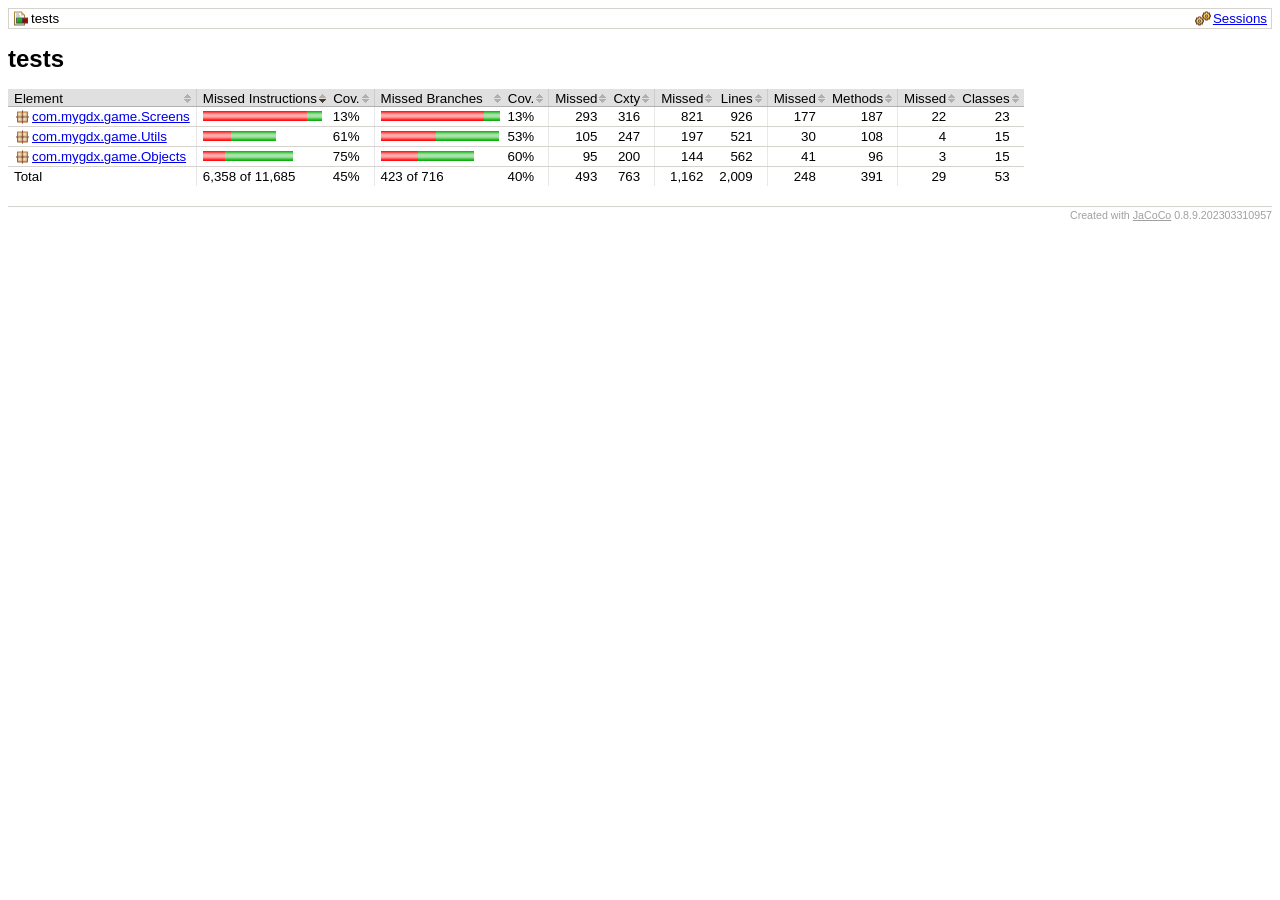
<file: testing/jacoco/index.html>
<?xml version="1.0" encoding="UTF-8"?><!DOCTYPE html PUBLIC "-//W3C//DTD XHTML 1.0 Strict//EN" "http://www.w3.org/TR/xhtml1/DTD/xhtml1-strict.dtd"><html xmlns="http://www.w3.org/1999/xhtml" lang="en"><head><meta http-equiv="Content-Type" content="text/html;charset=UTF-8"/><link rel="stylesheet" href="jacoco-resources/report.css" type="text/css"/><link rel="shortcut icon" href="jacoco-resources/report.gif" type="image/gif"/><title>tests</title><script type="text/javascript" src="jacoco-resources/sort.js"></script></head><body onload="initialSort(['breadcrumb', 'coveragetable'])"><div class="breadcrumb" id="breadcrumb"><span class="info"><a href="jacoco-sessions.html" class="el_session">Sessions</a></span><span class="el_report">tests</span></div><h1>tests</h1><table class="coverage" cellspacing="0" id="coveragetable"><thead><tr><td class="sortable" id="a" onclick="toggleSort(this)">Element</td><td class="down sortable bar" id="b" onclick="toggleSort(this)">Missed Instructions</td><td class="sortable ctr2" id="c" onclick="toggleSort(this)">Cov.</td><td class="sortable bar" id="d" onclick="toggleSort(this)">Missed Branches</td><td class="sortable ctr2" id="e" onclick="toggleSort(this)">Cov.</td><td class="sortable ctr1" id="f" onclick="toggleSort(this)">Missed</td><td class="sortable ctr2" id="g" onclick="toggleSort(this)">Cxty</td><td class="sortable ctr1" id="h" onclick="toggleSort(this)">Missed</td><td class="sortable ctr2" id="i" onclick="toggleSort(this)">Lines</td><td class="sortable ctr1" id="j" onclick="toggleSort(this)">Missed</td><td class="sortable ctr2" id="k" onclick="toggleSort(this)">Methods</td><td class="sortable ctr1" id="l" onclick="toggleSort(this)">Missed</td><td class="sortable ctr2" id="m" onclick="toggleSort(this)">Classes</td></tr></thead><tfoot><tr><td>Total</td><td class="bar">6,358 of 11,685</td><td class="ctr2">45%</td><td class="bar">423 of 716</td><td class="ctr2">40%</td><td class="ctr1">493</td><td class="ctr2">763</td><td class="ctr1">1,162</td><td class="ctr2">2,009</td><td class="ctr1">248</td><td class="ctr2">391</td><td class="ctr1">29</td><td class="ctr2">53</td></tr></tfoot><tbody><tr><td id="a1"><a href="com.mygdx.game.Screens/index.html" class="el_package">com.mygdx.game.Screens</a></td><td class="bar" id="b0"><img src="jacoco-resources/redbar.gif" width="104" height="10" title="4,269" alt="4,269"/><img src="jacoco-resources/greenbar.gif" width="15" height="10" title="645" alt="645"/></td><td class="ctr2" id="c2">13%</td><td class="bar" id="d0"><img src="jacoco-resources/redbar.gif" width="103" height="10" title="223" alt="223"/><img src="jacoco-resources/greenbar.gif" width="16" height="10" title="35" alt="35"/></td><td class="ctr2" id="e2">13%</td><td class="ctr1" id="f0">293</td><td class="ctr2" id="g0">316</td><td class="ctr1" id="h0">821</td><td class="ctr2" id="i0">926</td><td class="ctr1" id="j0">177</td><td class="ctr2" id="k0">187</td><td class="ctr1" id="l0">22</td><td class="ctr2" id="m0">23</td></tr><tr><td id="a2"><a href="com.mygdx.game.Utils/index.html" class="el_package">com.mygdx.game.Utils</a></td><td class="bar" id="b1"><img src="jacoco-resources/redbar.gif" width="28" height="10" title="1,160" alt="1,160"/><img src="jacoco-resources/greenbar.gif" width="45" height="10" title="1,873" alt="1,873"/></td><td class="ctr2" id="c1">61%</td><td class="bar" id="d1"><img src="jacoco-resources/redbar.gif" width="55" height="10" title="120" alt="120"/><img src="jacoco-resources/greenbar.gif" width="63" height="10" title="136" alt="136"/></td><td class="ctr2" id="e1">53%</td><td class="ctr1" id="f1">105</td><td class="ctr2" id="g1">247</td><td class="ctr1" id="h1">197</td><td class="ctr2" id="i2">521</td><td class="ctr1" id="j2">30</td><td class="ctr2" id="k1">108</td><td class="ctr1" id="l1">4</td><td class="ctr2" id="m1">15</td></tr><tr><td id="a0"><a href="com.mygdx.game.Objects/index.html" class="el_package">com.mygdx.game.Objects</a></td><td class="bar" id="b2"><img src="jacoco-resources/redbar.gif" width="22" height="10" title="929" alt="929"/><img src="jacoco-resources/greenbar.gif" width="68" height="10" title="2,809" alt="2,809"/></td><td class="ctr2" id="c0">75%</td><td class="bar" id="d2"><img src="jacoco-resources/redbar.gif" width="37" height="10" title="80" alt="80"/><img src="jacoco-resources/greenbar.gif" width="56" height="10" title="122" alt="122"/></td><td class="ctr2" id="e0">60%</td><td class="ctr1" id="f2">95</td><td class="ctr2" id="g2">200</td><td class="ctr1" id="h2">144</td><td class="ctr2" id="i1">562</td><td class="ctr1" id="j1">41</td><td class="ctr2" id="k2">96</td><td class="ctr1" id="l2">3</td><td class="ctr2" id="m2">15</td></tr></tbody></table><div class="footer"><span class="right">Created with <a href="http://www.jacoco.org/jacoco">JaCoCo</a> 0.8.9.202303310957</span></div></body></html>
</file>
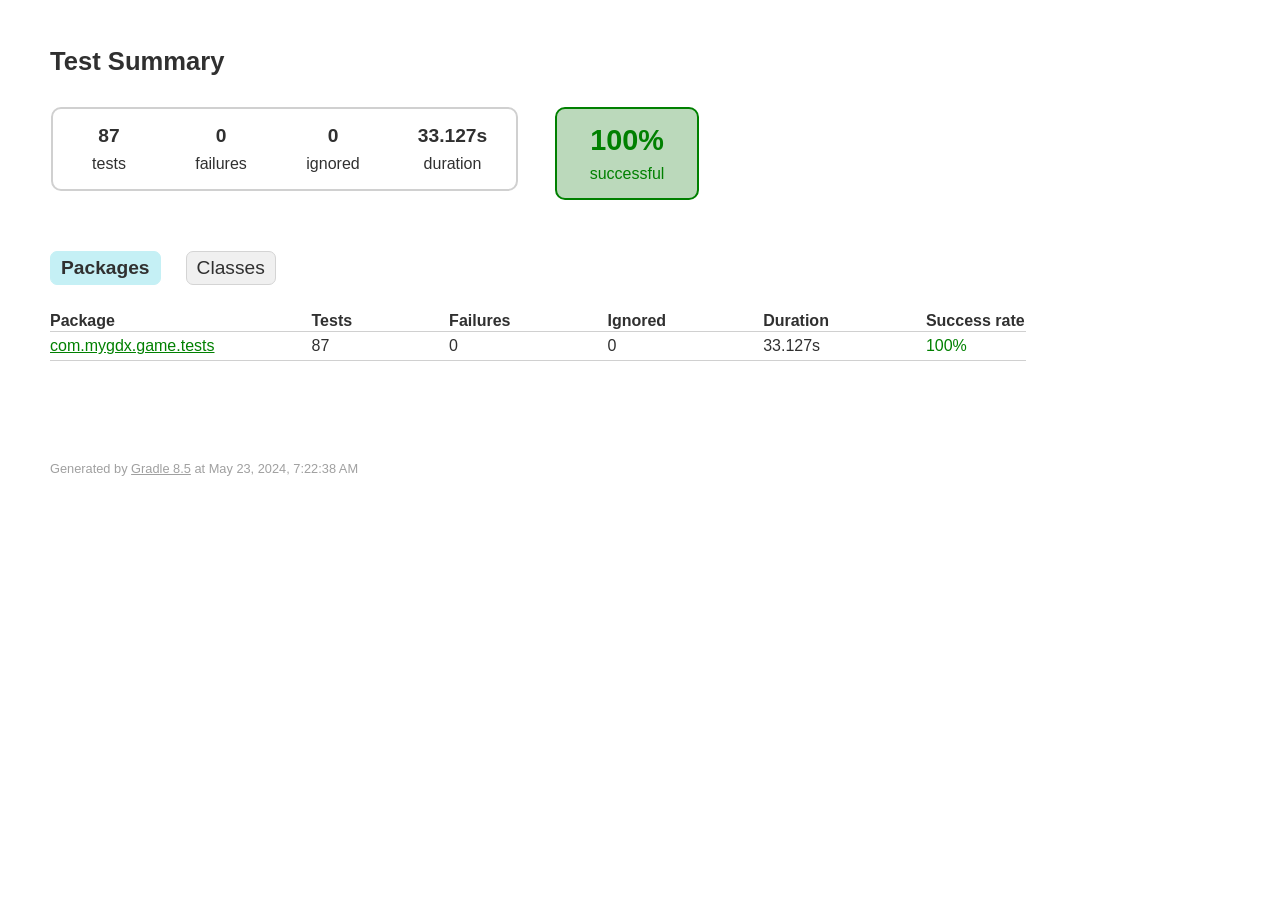
<file: testing/test/index.html>
<!DOCTYPE html>
<html>
<head>
<meta http-equiv="Content-Type" content="text/html; charset=utf-8"/>
<meta http-equiv="x-ua-compatible" content="IE=edge"/>
<title>Test results - Test Summary</title>
<link href="css/base-style.css" rel="stylesheet" type="text/css"/>
<link href="css/style.css" rel="stylesheet" type="text/css"/>
<script src="js/report.js" type="text/javascript"></script>
</head>
<body>
<div id="content">
<h1>Test Summary</h1>
<div id="summary">
<table>
<tr>
<td>
<div class="summaryGroup">
<table>
<tr>
<td>
<div class="infoBox" id="tests">
<div class="counter">87</div>
<p>tests</p>
</div>
</td>
<td>
<div class="infoBox" id="failures">
<div class="counter">0</div>
<p>failures</p>
</div>
</td>
<td>
<div class="infoBox" id="ignored">
<div class="counter">0</div>
<p>ignored</p>
</div>
</td>
<td>
<div class="infoBox" id="duration">
<div class="counter">33.127s</div>
<p>duration</p>
</div>
</td>
</tr>
</table>
</div>
</td>
<td>
<div class="infoBox success" id="successRate">
<div class="percent">100%</div>
<p>successful</p>
</div>
</td>
</tr>
</table>
</div>
<div id="tabs">
<ul class="tabLinks">
<li>
<a href="#tab0">Packages</a>
</li>
<li>
<a href="#tab1">Classes</a>
</li>
</ul>
<div id="tab0" class="tab">
<h2>Packages</h2>
<table>
<thead>
<tr>
<th>Package</th>
<th>Tests</th>
<th>Failures</th>
<th>Ignored</th>
<th>Duration</th>
<th>Success rate</th>
</tr>
</thead>
<tbody>
<tr>
<td class="success">
<a href="packages/com.mygdx.game.tests.html">com.mygdx.game.tests</a>
</td>
<td>87</td>
<td>0</td>
<td>0</td>
<td>33.127s</td>
<td class="success">100%</td>
</tr>
</tbody>
</table>
</div>
<div id="tab1" class="tab">
<h2>Classes</h2>
<table>
<thead>
<tr>
<th>Class</th>
<th>Tests</th>
<th>Failures</th>
<th>Ignored</th>
<th>Duration</th>
<th>Success rate</th>
</tr>
</thead>
<tbody>
<tr>
<td class="success">
<a href="classes/com.mygdx.game.tests.AchievementDisplayTest.html">com.mygdx.game.tests.AchievementDisplayTest</a>
</td>
<td>1</td>
<td>0</td>
<td>0</td>
<td>0.713s</td>
<td class="success">100%</td>
</tr>
<tr>
<td class="success">
<a href="classes/com.mygdx.game.tests.AchievementHandlerTest.html">com.mygdx.game.tests.AchievementHandlerTest</a>
</td>
<td>2</td>
<td>0</td>
<td>0</td>
<td>0.048s</td>
<td class="success">100%</td>
</tr>
<tr>
<td class="success">
<a href="classes/com.mygdx.game.tests.ActivityImageTest.html">com.mygdx.game.tests.ActivityImageTest</a>
</td>
<td>1</td>
<td>0</td>
<td>0</td>
<td>0.180s</td>
<td class="success">100%</td>
</tr>
<tr>
<td class="success">
<a href="classes/com.mygdx.game.tests.AnimationTest.html">com.mygdx.game.tests.AnimationTest</a>
</td>
<td>2</td>
<td>0</td>
<td>0</td>
<td>0.002s</td>
<td class="success">100%</td>
</tr>
<tr>
<td class="success">
<a href="classes/com.mygdx.game.tests.BuildingTest.html">com.mygdx.game.tests.BuildingTest</a>
</td>
<td>1</td>
<td>0</td>
<td>0</td>
<td>0.104s</td>
<td class="success">100%</td>
</tr>
<tr>
<td class="success">
<a href="classes/com.mygdx.game.tests.CollisionDetectorTest.html">com.mygdx.game.tests.CollisionDetectorTest</a>
</td>
<td>10</td>
<td>0</td>
<td>0</td>
<td>7.519s</td>
<td class="success">100%</td>
</tr>
<tr>
<td class="success">
<a href="classes/com.mygdx.game.tests.EnergyBarTest.html">com.mygdx.game.tests.EnergyBarTest</a>
</td>
<td>1</td>
<td>0</td>
<td>0</td>
<td>0.011s</td>
<td class="success">100%</td>
</tr>
<tr>
<td class="success">
<a href="classes/com.mygdx.game.tests.EventManagerTest.html">com.mygdx.game.tests.EventManagerTest</a>
</td>
<td>11</td>
<td>0</td>
<td>0</td>
<td>0.933s</td>
<td class="success">100%</td>
</tr>
<tr>
<td class="success">
<a href="classes/com.mygdx.game.tests.EventTest.html">com.mygdx.game.tests.EventTest</a>
</td>
<td>1</td>
<td>0</td>
<td>0</td>
<td>0.001s</td>
<td class="success">100%</td>
</tr>
<tr>
<td class="success">
<a href="classes/com.mygdx.game.tests.GameClockTest.html">com.mygdx.game.tests.GameClockTest</a>
</td>
<td>3</td>
<td>0</td>
<td>0</td>
<td>0.002s</td>
<td class="success">100%</td>
</tr>
<tr>
<td class="success">
<a href="classes/com.mygdx.game.tests.GameMusicTest.html">com.mygdx.game.tests.GameMusicTest</a>
</td>
<td>4</td>
<td>0</td>
<td>0</td>
<td>0.161s</td>
<td class="success">100%</td>
</tr>
<tr>
<td class="success">
<a href="classes/com.mygdx.game.tests.GameScreenTest.html">com.mygdx.game.tests.GameScreenTest</a>
</td>
<td>5</td>
<td>0</td>
<td>0</td>
<td>4.473s</td>
<td class="success">100%</td>
</tr>
<tr>
<td class="success">
<a href="classes/com.mygdx.game.tests.LeaderBoardTest.html">com.mygdx.game.tests.LeaderBoardTest</a>
</td>
<td>3</td>
<td>0</td>
<td>0</td>
<td>0.014s</td>
<td class="success">100%</td>
</tr>
<tr>
<td class="success">
<a href="classes/com.mygdx.game.tests.LightCycleTest.html">com.mygdx.game.tests.LightCycleTest</a>
</td>
<td>4</td>
<td>0</td>
<td>0</td>
<td>0.079s</td>
<td class="success">100%</td>
</tr>
<tr>
<td class="success">
<a href="classes/com.mygdx.game.tests.NameTextFieldTest.html">com.mygdx.game.tests.NameTextFieldTest</a>
</td>
<td>1</td>
<td>0</td>
<td>0</td>
<td>0.006s</td>
<td class="success">100%</td>
</tr>
<tr>
<td class="success">
<a href="classes/com.mygdx.game.tests.PlayerControllerTest.html">com.mygdx.game.tests.PlayerControllerTest</a>
</td>
<td>27</td>
<td>0</td>
<td>0</td>
<td>18.608s</td>
<td class="success">100%</td>
</tr>
<tr>
<td class="success">
<a href="classes/com.mygdx.game.tests.ResourceManagerTest.html">com.mygdx.game.tests.ResourceManagerTest</a>
</td>
<td>2</td>
<td>0</td>
<td>0</td>
<td>0.004s</td>
<td class="success">100%</td>
</tr>
<tr>
<td class="success">
<a href="classes/com.mygdx.game.tests.UiElementTest.html">com.mygdx.game.tests.UiElementTest</a>
</td>
<td>2</td>
<td>0</td>
<td>0</td>
<td>0.266s</td>
<td class="success">100%</td>
</tr>
<tr>
<td class="success">
<a href="classes/com.mygdx.game.tests.ViewportAdapterTest.html">com.mygdx.game.tests.ViewportAdapterTest</a>
</td>
<td>6</td>
<td>0</td>
<td>0</td>
<td>0.003s</td>
<td class="success">100%</td>
</tr>
</tbody>
</table>
</div>
</div>
<div id="footer">
<p>
<div>
<label class="hidden" id="label-for-line-wrapping-toggle" for="line-wrapping-toggle">Wrap lines
<input id="line-wrapping-toggle" type="checkbox" autocomplete="off"/>
</label>
</div>Generated by 
<a href="http://www.gradle.org">Gradle 8.5</a> at May 23, 2024, 7:22:38 AM</p>
</div>
</div>
</body>
</html>
</file>
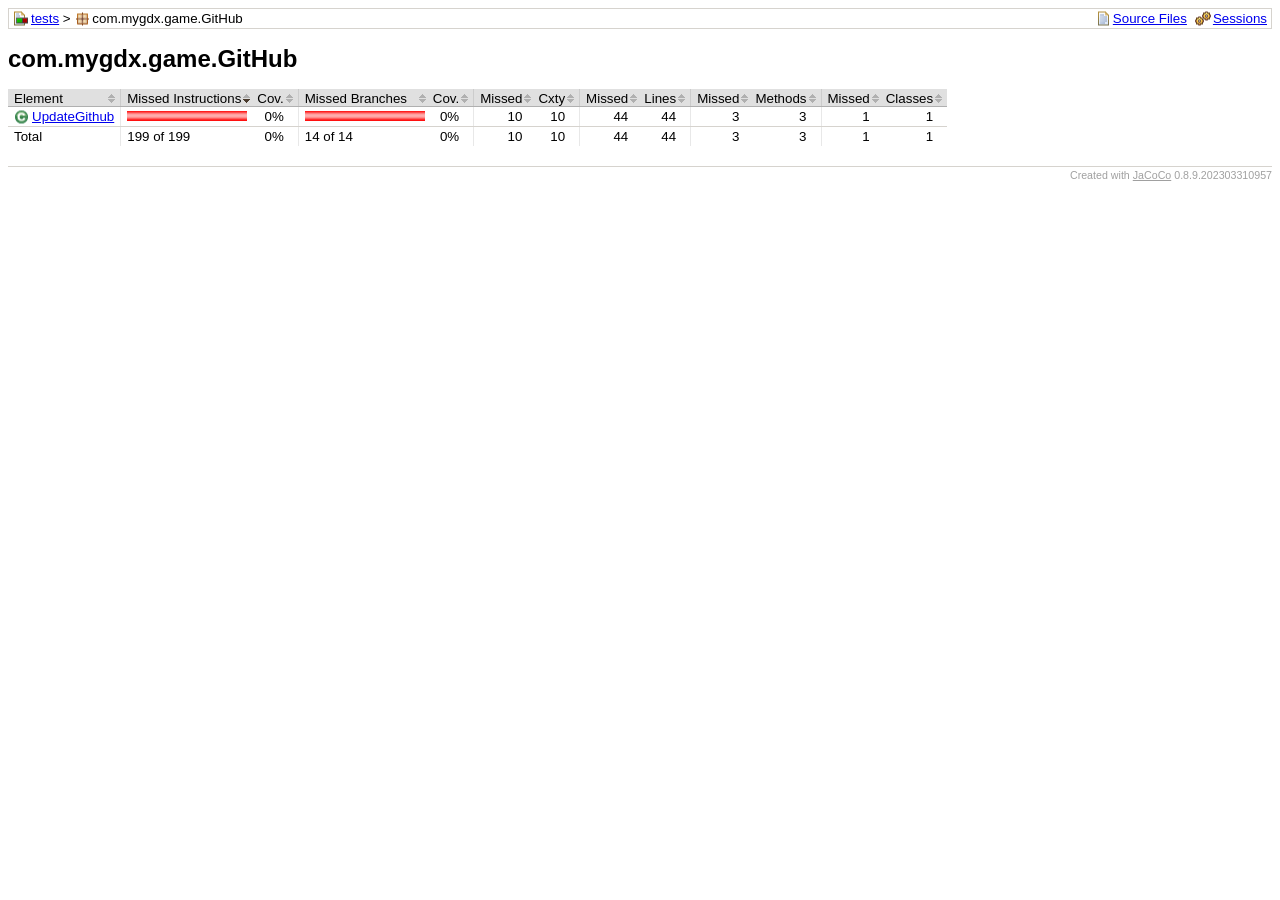
<file: testing/jacoco/com.mygdx.game.GitHub/index.html>
<?xml version="1.0" encoding="UTF-8"?><!DOCTYPE html PUBLIC "-//W3C//DTD XHTML 1.0 Strict//EN" "http://www.w3.org/TR/xhtml1/DTD/xhtml1-strict.dtd"><html xmlns="http://www.w3.org/1999/xhtml" lang="en"><head><meta http-equiv="Content-Type" content="text/html;charset=UTF-8"/><link rel="stylesheet" href="../jacoco-resources/report.css" type="text/css"/><link rel="shortcut icon" href="../jacoco-resources/report.gif" type="image/gif"/><title>com.mygdx.game.GitHub</title><script type="text/javascript" src="../jacoco-resources/sort.js"></script></head><body onload="initialSort(['breadcrumb', 'coveragetable'])"><div class="breadcrumb" id="breadcrumb"><span class="info"><a href="index.source.html" class="el_source">Source Files</a><a href="../jacoco-sessions.html" class="el_session">Sessions</a></span><a href="../index.html" class="el_report">tests</a> &gt; <span class="el_package">com.mygdx.game.GitHub</span></div><h1>com.mygdx.game.GitHub</h1><table class="coverage" cellspacing="0" id="coveragetable"><thead><tr><td class="sortable" id="a" onclick="toggleSort(this)">Element</td><td class="down sortable bar" id="b" onclick="toggleSort(this)">Missed Instructions</td><td class="sortable ctr2" id="c" onclick="toggleSort(this)">Cov.</td><td class="sortable bar" id="d" onclick="toggleSort(this)">Missed Branches</td><td class="sortable ctr2" id="e" onclick="toggleSort(this)">Cov.</td><td class="sortable ctr1" id="f" onclick="toggleSort(this)">Missed</td><td class="sortable ctr2" id="g" onclick="toggleSort(this)">Cxty</td><td class="sortable ctr1" id="h" onclick="toggleSort(this)">Missed</td><td class="sortable ctr2" id="i" onclick="toggleSort(this)">Lines</td><td class="sortable ctr1" id="j" onclick="toggleSort(this)">Missed</td><td class="sortable ctr2" id="k" onclick="toggleSort(this)">Methods</td><td class="sortable ctr1" id="l" onclick="toggleSort(this)">Missed</td><td class="sortable ctr2" id="m" onclick="toggleSort(this)">Classes</td></tr></thead><tfoot><tr><td>Total</td><td class="bar">199 of 199</td><td class="ctr2">0%</td><td class="bar">14 of 14</td><td class="ctr2">0%</td><td class="ctr1">10</td><td class="ctr2">10</td><td class="ctr1">44</td><td class="ctr2">44</td><td class="ctr1">3</td><td class="ctr2">3</td><td class="ctr1">1</td><td class="ctr2">1</td></tr></tfoot><tbody><tr><td id="a0"><a href="UpdateGithub.html" class="el_class">UpdateGithub</a></td><td class="bar" id="b0"><img src="../jacoco-resources/redbar.gif" width="120" height="10" title="199" alt="199"/></td><td class="ctr2" id="c0">0%</td><td class="bar" id="d0"><img src="../jacoco-resources/redbar.gif" width="120" height="10" title="14" alt="14"/></td><td class="ctr2" id="e0">0%</td><td class="ctr1" id="f0">10</td><td class="ctr2" id="g0">10</td><td class="ctr1" id="h0">44</td><td class="ctr2" id="i0">44</td><td class="ctr1" id="j0">3</td><td class="ctr2" id="k0">3</td><td class="ctr1" id="l0">1</td><td class="ctr2" id="m0">1</td></tr></tbody></table><div class="footer"><span class="right">Created with <a href="http://www.jacoco.org/jacoco">JaCoCo</a> 0.8.9.202303310957</span></div></body></html>
</file>
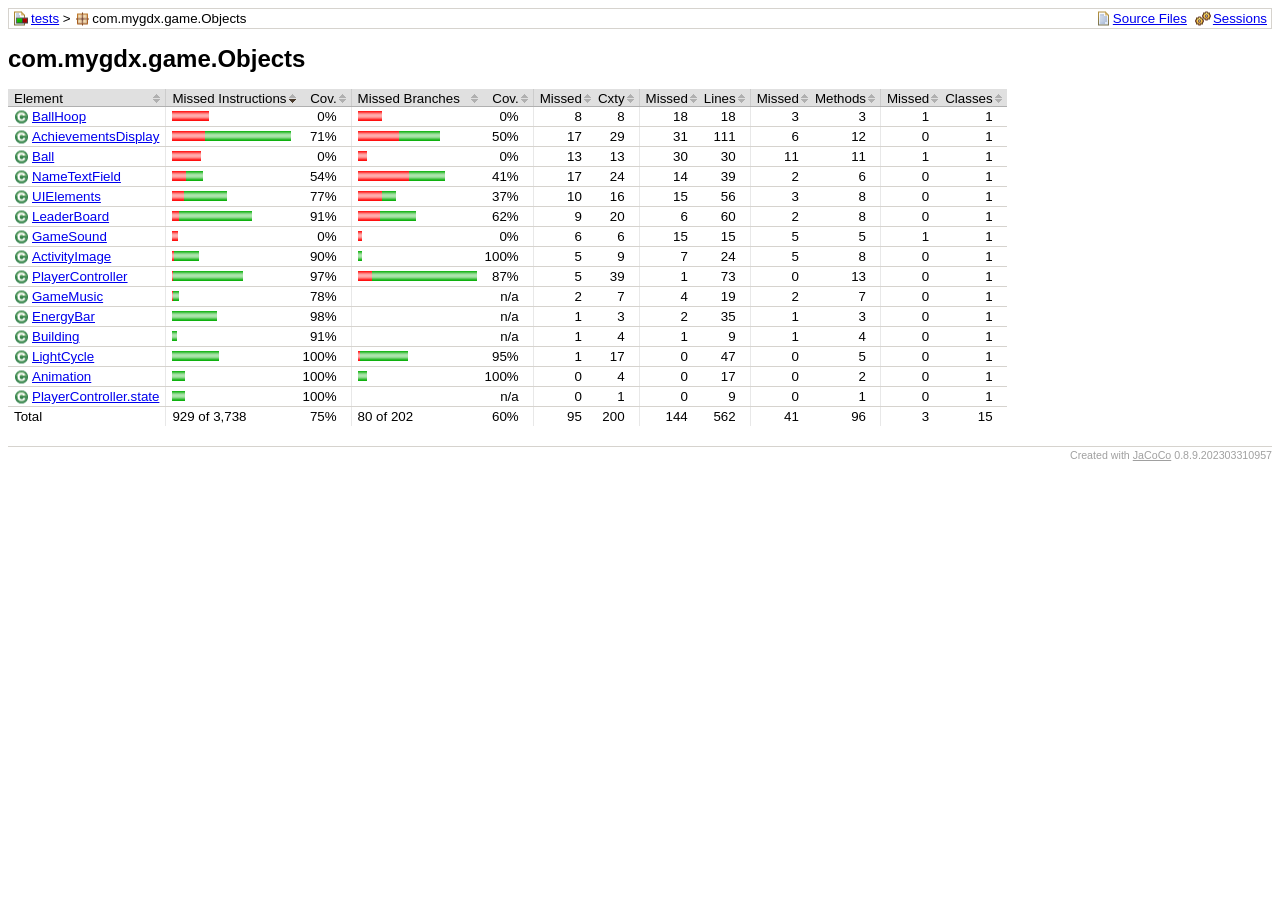
<file: testing/jacoco/com.mygdx.game.Objects/index.html>
<?xml version="1.0" encoding="UTF-8"?><!DOCTYPE html PUBLIC "-//W3C//DTD XHTML 1.0 Strict//EN" "http://www.w3.org/TR/xhtml1/DTD/xhtml1-strict.dtd"><html xmlns="http://www.w3.org/1999/xhtml" lang="en"><head><meta http-equiv="Content-Type" content="text/html;charset=UTF-8"/><link rel="stylesheet" href="../jacoco-resources/report.css" type="text/css"/><link rel="shortcut icon" href="../jacoco-resources/report.gif" type="image/gif"/><title>com.mygdx.game.Objects</title><script type="text/javascript" src="../jacoco-resources/sort.js"></script></head><body onload="initialSort(['breadcrumb', 'coveragetable'])"><div class="breadcrumb" id="breadcrumb"><span class="info"><a href="index.source.html" class="el_source">Source Files</a><a href="../jacoco-sessions.html" class="el_session">Sessions</a></span><a href="../index.html" class="el_report">tests</a> &gt; <span class="el_package">com.mygdx.game.Objects</span></div><h1>com.mygdx.game.Objects</h1><table class="coverage" cellspacing="0" id="coveragetable"><thead><tr><td class="sortable" id="a" onclick="toggleSort(this)">Element</td><td class="down sortable bar" id="b" onclick="toggleSort(this)">Missed Instructions</td><td class="sortable ctr2" id="c" onclick="toggleSort(this)">Cov.</td><td class="sortable bar" id="d" onclick="toggleSort(this)">Missed Branches</td><td class="sortable ctr2" id="e" onclick="toggleSort(this)">Cov.</td><td class="sortable ctr1" id="f" onclick="toggleSort(this)">Missed</td><td class="sortable ctr2" id="g" onclick="toggleSort(this)">Cxty</td><td class="sortable ctr1" id="h" onclick="toggleSort(this)">Missed</td><td class="sortable ctr2" id="i" onclick="toggleSort(this)">Lines</td><td class="sortable ctr1" id="j" onclick="toggleSort(this)">Missed</td><td class="sortable ctr2" id="k" onclick="toggleSort(this)">Methods</td><td class="sortable ctr1" id="l" onclick="toggleSort(this)">Missed</td><td class="sortable ctr2" id="m" onclick="toggleSort(this)">Classes</td></tr></thead><tfoot><tr><td>Total</td><td class="bar">929 of 3,738</td><td class="ctr2">75%</td><td class="bar">80 of 202</td><td class="ctr2">60%</td><td class="ctr1">95</td><td class="ctr2">200</td><td class="ctr1">144</td><td class="ctr2">562</td><td class="ctr1">41</td><td class="ctr2">96</td><td class="ctr1">3</td><td class="ctr2">15</td></tr></tfoot><tbody><tr><td id="a4"><a href="BallHoop.html" class="el_class">BallHoop</a></td><td class="bar" id="b0"><img src="../jacoco-resources/redbar.gif" width="37" height="10" title="231" alt="231"/></td><td class="ctr2" id="c12">0%</td><td class="bar" id="d3"><img src="../jacoco-resources/redbar.gif" width="24" height="10" title="10" alt="10"/></td><td class="ctr2" id="e8">0%</td><td class="ctr1" id="f5">8</td><td class="ctr2" id="g8">8</td><td class="ctr1" id="h2">18</td><td class="ctr2" id="i10">18</td><td class="ctr1" id="j4">3</td><td class="ctr2" id="k11">3</td><td class="ctr1" id="l0">1</td><td class="ctr2" id="m0">1</td></tr><tr><td id="a0"><a href="AchievementsDisplay.html" class="el_class">AchievementsDisplay</a></td><td class="bar" id="b1"><img src="../jacoco-resources/redbar.gif" width="33" height="10" title="210" alt="210"/><img src="../jacoco-resources/greenbar.gif" width="86" height="10" title="539" alt="539"/></td><td class="ctr2" id="c10">71%</td><td class="bar" id="d1"><img src="../jacoco-resources/redbar.gif" width="41" height="10" title="17" alt="17"/><img src="../jacoco-resources/greenbar.gif" width="41" height="10" title="17" alt="17"/></td><td class="ctr2" id="e5">50%</td><td class="ctr1" id="f0">17</td><td class="ctr2" id="g1">29</td><td class="ctr1" id="h0">31</td><td class="ctr2" id="i0">111</td><td class="ctr1" id="j1">6</td><td class="ctr2" id="k1">12</td><td class="ctr1" id="l3">0</td><td class="ctr2" id="m1">1</td></tr><tr><td id="a3"><a href="Ball.html" class="el_class">Ball</a></td><td class="bar" id="b2"><img src="../jacoco-resources/redbar.gif" width="29" height="10" title="184" alt="184"/></td><td class="ctr2" id="c13">0%</td><td class="bar" id="d6"><img src="../jacoco-resources/redbar.gif" width="9" height="10" title="4" alt="4"/></td><td class="ctr2" id="e9">0%</td><td class="ctr1" id="f2">13</td><td class="ctr2" id="g6">13</td><td class="ctr1" id="h1">30</td><td class="ctr2" id="i7">30</td><td class="ctr1" id="j0">11</td><td class="ctr2" id="k2">11</td><td class="ctr1" id="l1">1</td><td class="ctr2" id="m2">1</td></tr><tr><td id="a11"><a href="NameTextField.html" class="el_class">NameTextField</a></td><td class="bar" id="b3"><img src="../jacoco-resources/redbar.gif" width="14" height="10" title="91" alt="91"/><img src="../jacoco-resources/greenbar.gif" width="17" height="10" title="110" alt="110"/></td><td class="ctr2" id="c11">54%</td><td class="bar" id="d0"><img src="../jacoco-resources/redbar.gif" width="51" height="10" title="21" alt="21"/><img src="../jacoco-resources/greenbar.gif" width="36" height="10" title="15" alt="15"/></td><td class="ctr2" id="e6">41%</td><td class="ctr1" id="f1">17</td><td class="ctr2" id="g2">24</td><td class="ctr1" id="h5">14</td><td class="ctr2" id="i5">39</td><td class="ctr1" id="j6">2</td><td class="ctr2" id="k7">6</td><td class="ctr1" id="l4">0</td><td class="ctr2" id="m3">1</td></tr><tr><td id="a14"><a href="UIElements.html" class="el_class">UIElements</a></td><td class="bar" id="b4"><img src="../jacoco-resources/redbar.gif" width="12" height="10" title="80" alt="80"/><img src="../jacoco-resources/greenbar.gif" width="43" height="10" title="274" alt="274"/></td><td class="ctr2" id="c9">77%</td><td class="bar" id="d2"><img src="../jacoco-resources/redbar.gif" width="24" height="10" title="10" alt="10"/><img src="../jacoco-resources/greenbar.gif" width="14" height="10" title="6" alt="6"/></td><td class="ctr2" id="e7">37%</td><td class="ctr1" id="f3">10</td><td class="ctr2" id="g5">16</td><td class="ctr1" id="h3">15</td><td class="ctr2" id="i3">56</td><td class="ctr1" id="j5">3</td><td class="ctr2" id="k3">8</td><td class="ctr1" id="l5">0</td><td class="ctr2" id="m4">1</td></tr><tr><td id="a9"><a href="LeaderBoard.html" class="el_class">LeaderBoard</a></td><td class="bar" id="b5"><img src="../jacoco-resources/redbar.gif" width="7" height="10" title="44" alt="44"/><img src="../jacoco-resources/greenbar.gif" width="73" height="10" title="460" alt="460"/></td><td class="ctr2" id="c6">91%</td><td class="bar" id="d4"><img src="../jacoco-resources/redbar.gif" width="22" height="10" title="9" alt="9"/><img src="../jacoco-resources/greenbar.gif" width="36" height="10" title="15" alt="15"/></td><td class="ctr2" id="e4">62%</td><td class="ctr1" id="f4">9</td><td class="ctr2" id="g3">20</td><td class="ctr1" id="h7">6</td><td class="ctr2" id="i2">60</td><td class="ctr1" id="j7">2</td><td class="ctr2" id="k4">8</td><td class="ctr1" id="l6">0</td><td class="ctr2" id="m5">1</td></tr><tr><td id="a8"><a href="GameSound.html" class="el_class">GameSound</a></td><td class="bar" id="b6"><img src="../jacoco-resources/redbar.gif" width="6" height="10" title="43" alt="43"/></td><td class="ctr2" id="c14">0%</td><td class="bar" id="d7"><img src="../jacoco-resources/redbar.gif" width="4" height="10" title="2" alt="2"/></td><td class="ctr2" id="e10">0%</td><td class="ctr1" id="f6">6</td><td class="ctr2" id="g10">6</td><td class="ctr1" id="h4">15</td><td class="ctr2" id="i12">15</td><td class="ctr1" id="j2">5</td><td class="ctr2" id="k8">5</td><td class="ctr1" id="l2">1</td><td class="ctr2" id="m6">1</td></tr><tr><td id="a1"><a href="ActivityImage.html" class="el_class">ActivityImage</a></td><td class="bar" id="b7"><img src="../jacoco-resources/redbar.gif" width="2" height="10" title="17" alt="17"/><img src="../jacoco-resources/greenbar.gif" width="25" height="10" title="159" alt="159"/></td><td class="ctr2" id="c7">90%</td><td class="bar" id="d10"><img src="../jacoco-resources/greenbar.gif" width="4" height="10" title="2" alt="2"/></td><td class="ctr2" id="e0">100%</td><td class="ctr1" id="f7">5</td><td class="ctr2" id="g7">9</td><td class="ctr1" id="h6">7</td><td class="ctr2" id="i8">24</td><td class="ctr1" id="j3">5</td><td class="ctr2" id="k5">8</td><td class="ctr1" id="l7">0</td><td class="ctr2" id="m7">1</td></tr><tr><td id="a12"><a href="PlayerController.html" class="el_class">PlayerController</a></td><td class="bar" id="b8"><img src="../jacoco-resources/redbar.gif" width="1" height="10" title="11" alt="11"/><img src="../jacoco-resources/greenbar.gif" width="70" height="10" title="443" alt="443"/></td><td class="ctr2" id="c4">97%</td><td class="bar" id="d5"><img src="../jacoco-resources/redbar.gif" width="14" height="10" title="6" alt="6"/><img src="../jacoco-resources/greenbar.gif" width="105" height="10" title="43" alt="43"/></td><td class="ctr2" id="e3">87%</td><td class="ctr1" id="f8">5</td><td class="ctr2" id="g0">39</td><td class="ctr1" id="h10">1</td><td class="ctr2" id="i1">73</td><td class="ctr1" id="j11">0</td><td class="ctr2" id="k0">13</td><td class="ctr1" id="l8">0</td><td class="ctr2" id="m8">1</td></tr><tr><td id="a7"><a href="GameMusic.html" class="el_class">GameMusic</a></td><td class="bar" id="b9"><img src="../jacoco-resources/redbar.gif" width="1" height="10" title="11" alt="11"/><img src="../jacoco-resources/greenbar.gif" width="6" height="10" title="40" alt="40"/></td><td class="ctr2" id="c8">78%</td><td class="bar" id="d11"/><td class="ctr2" id="e11">n/a</td><td class="ctr1" id="f9">2</td><td class="ctr2" id="g9">7</td><td class="ctr1" id="h8">4</td><td class="ctr2" id="i9">19</td><td class="ctr1" id="j8">2</td><td class="ctr2" id="k6">7</td><td class="ctr1" id="l9">0</td><td class="ctr2" id="m9">1</td></tr><tr><td id="a6"><a href="EnergyBar.html" class="el_class">EnergyBar</a></td><td class="bar" id="b10"><img src="../jacoco-resources/greenbar.gif" width="45" height="10" title="285" alt="285"/></td><td class="ctr2" id="c3">98%</td><td class="bar" id="d12"/><td class="ctr2" id="e12">n/a</td><td class="ctr1" id="f10">1</td><td class="ctr2" id="g13">3</td><td class="ctr1" id="h9">2</td><td class="ctr2" id="i6">35</td><td class="ctr1" id="j9">1</td><td class="ctr2" id="k12">3</td><td class="ctr1" id="l10">0</td><td class="ctr2" id="m10">1</td></tr><tr><td id="a5"><a href="Building.html" class="el_class">Building</a></td><td class="bar" id="b11"><img src="../jacoco-resources/greenbar.gif" width="5" height="10" title="32" alt="32"/></td><td class="ctr2" id="c5">91%</td><td class="bar" id="d13"/><td class="ctr2" id="e13">n/a</td><td class="ctr1" id="f11">1</td><td class="ctr2" id="g11">4</td><td class="ctr1" id="h11">1</td><td class="ctr2" id="i13">9</td><td class="ctr1" id="j10">1</td><td class="ctr2" id="k10">4</td><td class="ctr1" id="l11">0</td><td class="ctr2" id="m11">1</td></tr><tr><td id="a10"><a href="LightCycle.html" class="el_class">LightCycle</a></td><td class="bar" id="b12"><img src="../jacoco-resources/greenbar.gif" width="47" height="10" title="296" alt="296"/></td><td class="ctr2" id="c0">100%</td><td class="bar" id="d8"><img src="../jacoco-resources/redbar.gif" width="2" height="10" title="1" alt="1"/><img src="../jacoco-resources/greenbar.gif" width="48" height="10" title="20" alt="20"/></td><td class="ctr2" id="e2">95%</td><td class="ctr1" id="f12">1</td><td class="ctr2" id="g4">17</td><td class="ctr1" id="h12">0</td><td class="ctr2" id="i4">47</td><td class="ctr1" id="j12">0</td><td class="ctr2" id="k9">5</td><td class="ctr1" id="l12">0</td><td class="ctr2" id="m12">1</td></tr><tr><td id="a2"><a href="Animation.html" class="el_class">Animation</a></td><td class="bar" id="b13"><img src="../jacoco-resources/greenbar.gif" width="13" height="10" title="87" alt="87"/></td><td class="ctr2" id="c1">100%</td><td class="bar" id="d9"><img src="../jacoco-resources/greenbar.gif" width="9" height="10" title="4" alt="4"/></td><td class="ctr2" id="e1">100%</td><td class="ctr1" id="f13">0</td><td class="ctr2" id="g12">4</td><td class="ctr1" id="h13">0</td><td class="ctr2" id="i11">17</td><td class="ctr1" id="j13">0</td><td class="ctr2" id="k13">2</td><td class="ctr1" id="l13">0</td><td class="ctr2" id="m13">1</td></tr><tr><td id="a13"><a href="PlayerController$state.html" class="el_class">PlayerController.state</a></td><td class="bar" id="b14"><img src="../jacoco-resources/greenbar.gif" width="13" height="10" title="84" alt="84"/></td><td class="ctr2" id="c2">100%</td><td class="bar" id="d14"/><td class="ctr2" id="e14">n/a</td><td class="ctr1" id="f14">0</td><td class="ctr2" id="g14">1</td><td class="ctr1" id="h14">0</td><td class="ctr2" id="i14">9</td><td class="ctr1" id="j14">0</td><td class="ctr2" id="k14">1</td><td class="ctr1" id="l14">0</td><td class="ctr2" id="m14">1</td></tr></tbody></table><div class="footer"><span class="right">Created with <a href="http://www.jacoco.org/jacoco">JaCoCo</a> 0.8.9.202303310957</span></div></body></html>
</file>
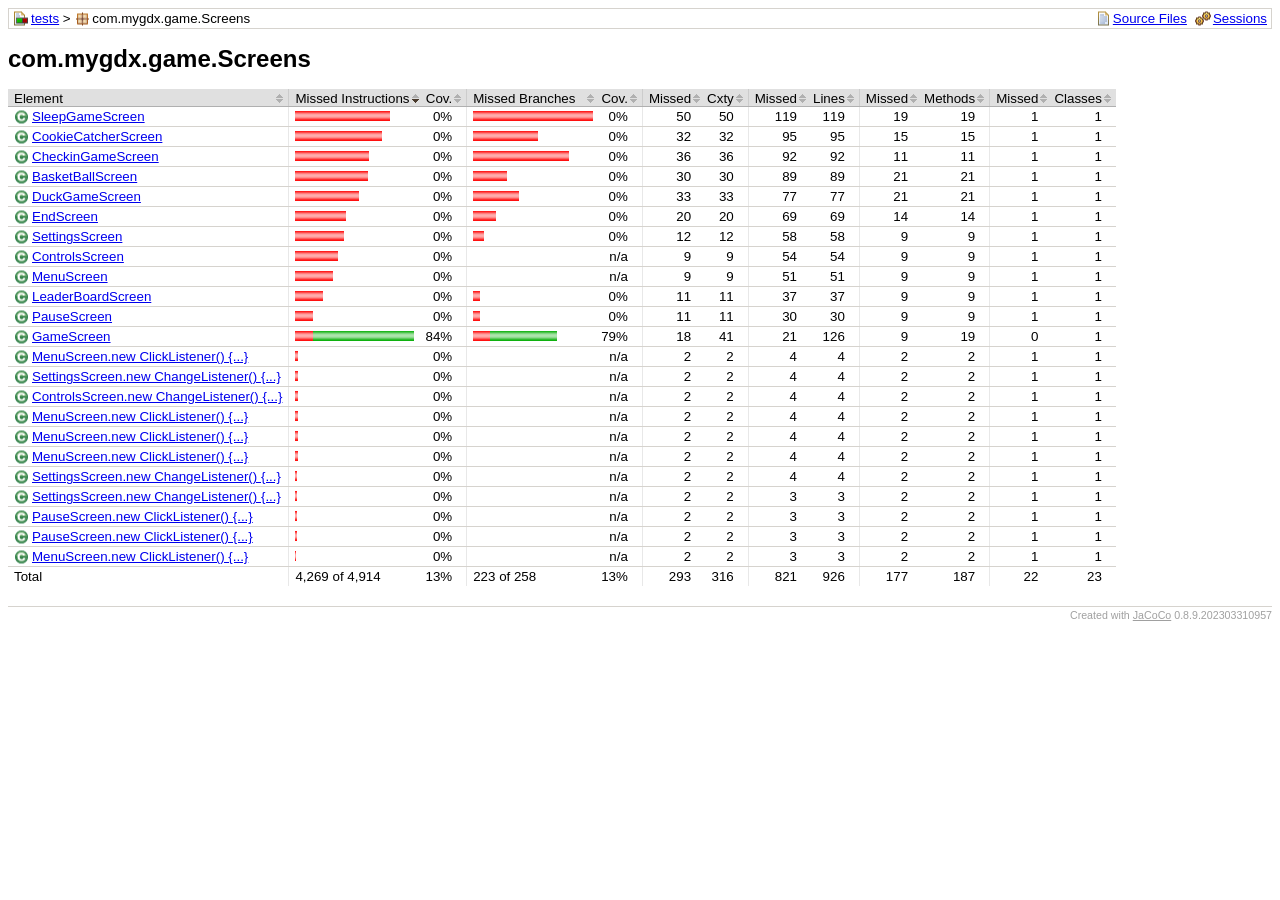
<file: testing/jacoco/com.mygdx.game.Screens/index.html>
<?xml version="1.0" encoding="UTF-8"?><!DOCTYPE html PUBLIC "-//W3C//DTD XHTML 1.0 Strict//EN" "http://www.w3.org/TR/xhtml1/DTD/xhtml1-strict.dtd"><html xmlns="http://www.w3.org/1999/xhtml" lang="en"><head><meta http-equiv="Content-Type" content="text/html;charset=UTF-8"/><link rel="stylesheet" href="../jacoco-resources/report.css" type="text/css"/><link rel="shortcut icon" href="../jacoco-resources/report.gif" type="image/gif"/><title>com.mygdx.game.Screens</title><script type="text/javascript" src="../jacoco-resources/sort.js"></script></head><body onload="initialSort(['breadcrumb', 'coveragetable'])"><div class="breadcrumb" id="breadcrumb"><span class="info"><a href="index.source.html" class="el_source">Source Files</a><a href="../jacoco-sessions.html" class="el_session">Sessions</a></span><a href="../index.html" class="el_report">tests</a> &gt; <span class="el_package">com.mygdx.game.Screens</span></div><h1>com.mygdx.game.Screens</h1><table class="coverage" cellspacing="0" id="coveragetable"><thead><tr><td class="sortable" id="a" onclick="toggleSort(this)">Element</td><td class="down sortable bar" id="b" onclick="toggleSort(this)">Missed Instructions</td><td class="sortable ctr2" id="c" onclick="toggleSort(this)">Cov.</td><td class="sortable bar" id="d" onclick="toggleSort(this)">Missed Branches</td><td class="sortable ctr2" id="e" onclick="toggleSort(this)">Cov.</td><td class="sortable ctr1" id="f" onclick="toggleSort(this)">Missed</td><td class="sortable ctr2" id="g" onclick="toggleSort(this)">Cxty</td><td class="sortable ctr1" id="h" onclick="toggleSort(this)">Missed</td><td class="sortable ctr2" id="i" onclick="toggleSort(this)">Lines</td><td class="sortable ctr1" id="j" onclick="toggleSort(this)">Missed</td><td class="sortable ctr2" id="k" onclick="toggleSort(this)">Methods</td><td class="sortable ctr1" id="l" onclick="toggleSort(this)">Missed</td><td class="sortable ctr2" id="m" onclick="toggleSort(this)">Classes</td></tr></thead><tfoot><tr><td>Total</td><td class="bar">4,269 of 4,914</td><td class="ctr2">13%</td><td class="bar">223 of 258</td><td class="ctr2">13%</td><td class="ctr1">293</td><td class="ctr2">316</td><td class="ctr1">821</td><td class="ctr2">926</td><td class="ctr1">177</td><td class="ctr2">187</td><td class="ctr1">22</td><td class="ctr2">23</td></tr></tfoot><tbody><tr><td id="a22"><a href="SleepGameScreen.html" class="el_class">SleepGameScreen</a></td><td class="bar" id="b0"><img src="../jacoco-resources/redbar.gif" width="95" height="10" title="601" alt="601"/></td><td class="ctr2" id="c1">0%</td><td class="bar" id="d0"><img src="../jacoco-resources/redbar.gif" width="120" height="10" title="62" alt="62"/></td><td class="ctr2" id="e1">0%</td><td class="ctr1" id="f0">50</td><td class="ctr2" id="g0">50</td><td class="ctr1" id="h0">119</td><td class="ctr2" id="i1">119</td><td class="ctr1" id="j2">19</td><td class="ctr2" id="k2">19</td><td class="ctr1" id="l0">1</td><td class="ctr2" id="m0">1</td></tr><tr><td id="a4"><a href="CookieCatcherScreen.html" class="el_class">CookieCatcherScreen</a></td><td class="bar" id="b1"><img src="../jacoco-resources/redbar.gif" width="87" height="10" title="552" alt="552"/></td><td class="ctr2" id="c2">0%</td><td class="bar" id="d2"><img src="../jacoco-resources/redbar.gif" width="65" height="10" title="34" alt="34"/></td><td class="ctr2" id="e2">0%</td><td class="ctr1" id="f3">32</td><td class="ctr2" id="g4">32</td><td class="ctr1" id="h1">95</td><td class="ctr2" id="i2">95</td><td class="ctr1" id="j3">15</td><td class="ctr2" id="k4">15</td><td class="ctr1" id="l1">1</td><td class="ctr2" id="m1">1</td></tr><tr><td id="a1"><a href="CheckinGameScreen.html" class="el_class">CheckinGameScreen</a></td><td class="bar" id="b2"><img src="../jacoco-resources/redbar.gif" width="74" height="10" title="471" alt="471"/></td><td class="ctr2" id="c3">0%</td><td class="bar" id="d1"><img src="../jacoco-resources/redbar.gif" width="96" height="10" title="50" alt="50"/></td><td class="ctr2" id="e3">0%</td><td class="ctr1" id="f1">36</td><td class="ctr2" id="g2">36</td><td class="ctr1" id="h2">92</td><td class="ctr2" id="i3">92</td><td class="ctr1" id="j5">11</td><td class="ctr2" id="k6">11</td><td class="ctr1" id="l2">1</td><td class="ctr2" id="m2">1</td></tr><tr><td id="a0"><a href="BasketBallScreen.html" class="el_class">BasketBallScreen</a></td><td class="bar" id="b3"><img src="../jacoco-resources/redbar.gif" width="73" height="10" title="468" alt="468"/></td><td class="ctr2" id="c4">0%</td><td class="bar" id="d4"><img src="../jacoco-resources/redbar.gif" width="34" height="10" title="18" alt="18"/></td><td class="ctr2" id="e4">0%</td><td class="ctr1" id="f4">30</td><td class="ctr2" id="g5">30</td><td class="ctr1" id="h3">89</td><td class="ctr2" id="i4">89</td><td class="ctr1" id="j0">21</td><td class="ctr2" id="k0">21</td><td class="ctr1" id="l3">1</td><td class="ctr2" id="m3">1</td></tr><tr><td id="a5"><a href="DuckGameScreen.html" class="el_class">DuckGameScreen</a></td><td class="bar" id="b4"><img src="../jacoco-resources/redbar.gif" width="64" height="10" title="405" alt="405"/></td><td class="ctr2" id="c5">0%</td><td class="bar" id="d3"><img src="../jacoco-resources/redbar.gif" width="46" height="10" title="24" alt="24"/></td><td class="ctr2" id="e5">0%</td><td class="ctr1" id="f2">33</td><td class="ctr2" id="g3">33</td><td class="ctr1" id="h4">77</td><td class="ctr2" id="i5">77</td><td class="ctr1" id="j1">21</td><td class="ctr2" id="k1">21</td><td class="ctr1" id="l4">1</td><td class="ctr2" id="m4">1</td></tr><tr><td id="a6"><a href="EndScreen.html" class="el_class">EndScreen</a></td><td class="bar" id="b5"><img src="../jacoco-resources/redbar.gif" width="51" height="10" title="327" alt="327"/></td><td class="ctr2" id="c6">0%</td><td class="bar" id="d5"><img src="../jacoco-resources/redbar.gif" width="23" height="10" title="12" alt="12"/></td><td class="ctr2" id="e6">0%</td><td class="ctr1" id="f5">20</td><td class="ctr2" id="g6">20</td><td class="ctr1" id="h5">69</td><td class="ctr2" id="i6">69</td><td class="ctr1" id="j4">14</td><td class="ctr2" id="k5">14</td><td class="ctr1" id="l5">1</td><td class="ctr2" id="m5">1</td></tr><tr><td id="a18"><a href="SettingsScreen.html" class="el_class">SettingsScreen</a></td><td class="bar" id="b6"><img src="../jacoco-resources/redbar.gif" width="49" height="10" title="316" alt="316"/></td><td class="ctr2" id="c7">0%</td><td class="bar" id="d7"><img src="../jacoco-resources/redbar.gif" width="11" height="10" title="6" alt="6"/></td><td class="ctr2" id="e7">0%</td><td class="ctr1" id="f7">12</td><td class="ctr2" id="g7">12</td><td class="ctr1" id="h6">58</td><td class="ctr2" id="i7">58</td><td class="ctr1" id="j6">9</td><td class="ctr2" id="k7">9</td><td class="ctr1" id="l6">1</td><td class="ctr2" id="m6">1</td></tr><tr><td id="a2"><a href="ControlsScreen.html" class="el_class">ControlsScreen</a></td><td class="bar" id="b7"><img src="../jacoco-resources/redbar.gif" width="43" height="10" title="275" alt="275"/></td><td class="ctr2" id="c8">0%</td><td class="bar" id="d10"/><td class="ctr2" id="e10">n/a</td><td class="ctr1" id="f10">9</td><td class="ctr2" id="g10">9</td><td class="ctr1" id="h7">54</td><td class="ctr2" id="i8">54</td><td class="ctr1" id="j7">9</td><td class="ctr2" id="k8">9</td><td class="ctr1" id="l7">1</td><td class="ctr2" id="m7">1</td></tr><tr><td id="a9"><a href="MenuScreen.html" class="el_class">MenuScreen</a></td><td class="bar" id="b8"><img src="../jacoco-resources/redbar.gif" width="38" height="10" title="246" alt="246"/></td><td class="ctr2" id="c9">0%</td><td class="bar" id="d11"/><td class="ctr2" id="e11">n/a</td><td class="ctr1" id="f11">9</td><td class="ctr2" id="g11">9</td><td class="ctr1" id="h8">51</td><td class="ctr2" id="i9">51</td><td class="ctr1" id="j8">9</td><td class="ctr2" id="k9">9</td><td class="ctr1" id="l8">1</td><td class="ctr2" id="m8">1</td></tr><tr><td id="a8"><a href="LeaderBoardScreen.html" class="el_class">LeaderBoardScreen</a></td><td class="bar" id="b9"><img src="../jacoco-resources/redbar.gif" width="28" height="10" title="178" alt="178"/></td><td class="ctr2" id="c10">0%</td><td class="bar" id="d8"><img src="../jacoco-resources/redbar.gif" width="7" height="10" title="4" alt="4"/></td><td class="ctr2" id="e8">0%</td><td class="ctr1" id="f8">11</td><td class="ctr2" id="g8">11</td><td class="ctr1" id="h9">37</td><td class="ctr2" id="i10">37</td><td class="ctr1" id="j9">9</td><td class="ctr2" id="k10">9</td><td class="ctr1" id="l9">1</td><td class="ctr2" id="m9">1</td></tr><tr><td id="a15"><a href="PauseScreen.html" class="el_class">PauseScreen</a></td><td class="bar" id="b10"><img src="../jacoco-resources/redbar.gif" width="18" height="10" title="120" alt="120"/></td><td class="ctr2" id="c11">0%</td><td class="bar" id="d9"><img src="../jacoco-resources/redbar.gif" width="7" height="10" title="4" alt="4"/></td><td class="ctr2" id="e9">0%</td><td class="ctr1" id="f9">11</td><td class="ctr2" id="g9">11</td><td class="ctr1" id="h10">30</td><td class="ctr2" id="i11">30</td><td class="ctr1" id="j10">9</td><td class="ctr2" id="k11">9</td><td class="ctr1" id="l10">1</td><td class="ctr2" id="m10">1</td></tr><tr><td id="a7"><a href="GameScreen.html" class="el_class">GameScreen</a></td><td class="bar" id="b11"><img src="../jacoco-resources/redbar.gif" width="18" height="10" title="114" alt="114"/><img src="../jacoco-resources/greenbar.gif" width="101" height="10" title="645" alt="645"/></td><td class="ctr2" id="c0">84%</td><td class="bar" id="d6"><img src="../jacoco-resources/redbar.gif" width="17" height="10" title="9" alt="9"/><img src="../jacoco-resources/greenbar.gif" width="67" height="10" title="35" alt="35"/></td><td class="ctr2" id="e0">79%</td><td class="ctr1" id="f6">18</td><td class="ctr2" id="g1">41</td><td class="ctr1" id="h11">21</td><td class="ctr2" id="i0">126</td><td class="ctr1" id="j11">9</td><td class="ctr2" id="k3">19</td><td class="ctr1" id="l22">0</td><td class="ctr2" id="m11">1</td></tr><tr><td id="a10"><a href="MenuScreen$4.html" class="el_class">MenuScreen.new ClickListener() {...}</a></td><td class="bar" id="b12"><img src="../jacoco-resources/redbar.gif" width="3" height="10" title="25" alt="25"/></td><td class="ctr2" id="c12">0%</td><td class="bar" id="d12"/><td class="ctr2" id="e12">n/a</td><td class="ctr1" id="f12">2</td><td class="ctr2" id="g12">2</td><td class="ctr1" id="h12">4</td><td class="ctr2" id="i12">4</td><td class="ctr1" id="j12">2</td><td class="ctr2" id="k12">2</td><td class="ctr1" id="l11">1</td><td class="ctr2" id="m12">1</td></tr><tr><td id="a19"><a href="SettingsScreen$3.html" class="el_class">SettingsScreen.new ChangeListener() {...}</a></td><td class="bar" id="b13"><img src="../jacoco-resources/redbar.gif" width="3" height="10" title="20" alt="20"/></td><td class="ctr2" id="c13">0%</td><td class="bar" id="d13"/><td class="ctr2" id="e13">n/a</td><td class="ctr1" id="f13">2</td><td class="ctr2" id="g13">2</td><td class="ctr1" id="h13">4</td><td class="ctr2" id="i13">4</td><td class="ctr1" id="j13">2</td><td class="ctr2" id="k13">2</td><td class="ctr1" id="l12">1</td><td class="ctr2" id="m13">1</td></tr><tr><td id="a3"><a href="ControlsScreen$1.html" class="el_class">ControlsScreen.new ChangeListener() {...}</a></td><td class="bar" id="b14"><img src="../jacoco-resources/redbar.gif" width="3" height="10" title="20" alt="20"/></td><td class="ctr2" id="c14">0%</td><td class="bar" id="d14"/><td class="ctr2" id="e14">n/a</td><td class="ctr1" id="f14">2</td><td class="ctr2" id="g14">2</td><td class="ctr1" id="h14">4</td><td class="ctr2" id="i14">4</td><td class="ctr1" id="j14">2</td><td class="ctr2" id="k14">2</td><td class="ctr1" id="l13">1</td><td class="ctr2" id="m14">1</td></tr><tr><td id="a11"><a href="MenuScreen$1.html" class="el_class">MenuScreen.new ClickListener() {...}</a></td><td class="bar" id="b15"><img src="../jacoco-resources/redbar.gif" width="3" height="10" title="20" alt="20"/></td><td class="ctr2" id="c15">0%</td><td class="bar" id="d15"/><td class="ctr2" id="e15">n/a</td><td class="ctr1" id="f15">2</td><td class="ctr2" id="g15">2</td><td class="ctr1" id="h15">4</td><td class="ctr2" id="i15">4</td><td class="ctr1" id="j15">2</td><td class="ctr2" id="k15">2</td><td class="ctr1" id="l14">1</td><td class="ctr2" id="m15">1</td></tr><tr><td id="a12"><a href="MenuScreen$3.html" class="el_class">MenuScreen.new ClickListener() {...}</a></td><td class="bar" id="b16"><img src="../jacoco-resources/redbar.gif" width="3" height="10" title="20" alt="20"/></td><td class="ctr2" id="c16">0%</td><td class="bar" id="d16"/><td class="ctr2" id="e16">n/a</td><td class="ctr1" id="f16">2</td><td class="ctr2" id="g16">2</td><td class="ctr1" id="h16">4</td><td class="ctr2" id="i16">4</td><td class="ctr1" id="j16">2</td><td class="ctr2" id="k16">2</td><td class="ctr1" id="l15">1</td><td class="ctr2" id="m16">1</td></tr><tr><td id="a13"><a href="MenuScreen$2.html" class="el_class">MenuScreen.new ClickListener() {...}</a></td><td class="bar" id="b17"><img src="../jacoco-resources/redbar.gif" width="3" height="10" title="20" alt="20"/></td><td class="ctr2" id="c17">0%</td><td class="bar" id="d17"/><td class="ctr2" id="e17">n/a</td><td class="ctr1" id="f17">2</td><td class="ctr2" id="g17">2</td><td class="ctr1" id="h17">4</td><td class="ctr2" id="i17">4</td><td class="ctr1" id="j17">2</td><td class="ctr2" id="k17">2</td><td class="ctr1" id="l16">1</td><td class="ctr2" id="m17">1</td></tr><tr><td id="a20"><a href="SettingsScreen$1.html" class="el_class">SettingsScreen.new ChangeListener() {...}</a></td><td class="bar" id="b18"><img src="../jacoco-resources/redbar.gif" width="2" height="10" title="17" alt="17"/></td><td class="ctr2" id="c18">0%</td><td class="bar" id="d18"/><td class="ctr2" id="e18">n/a</td><td class="ctr1" id="f18">2</td><td class="ctr2" id="g18">2</td><td class="ctr1" id="h18">4</td><td class="ctr2" id="i18">4</td><td class="ctr1" id="j18">2</td><td class="ctr2" id="k18">2</td><td class="ctr1" id="l17">1</td><td class="ctr2" id="m18">1</td></tr><tr><td id="a21"><a href="SettingsScreen$2.html" class="el_class">SettingsScreen.new ChangeListener() {...}</a></td><td class="bar" id="b19"><img src="../jacoco-resources/redbar.gif" width="2" height="10" title="15" alt="15"/></td><td class="ctr2" id="c19">0%</td><td class="bar" id="d19"/><td class="ctr2" id="e19">n/a</td><td class="ctr1" id="f19">2</td><td class="ctr2" id="g19">2</td><td class="ctr1" id="h19">3</td><td class="ctr2" id="i19">3</td><td class="ctr1" id="j19">2</td><td class="ctr2" id="k19">2</td><td class="ctr1" id="l18">1</td><td class="ctr2" id="m19">1</td></tr><tr><td id="a16"><a href="PauseScreen$1.html" class="el_class">PauseScreen.new ClickListener() {...}</a></td><td class="bar" id="b20"><img src="../jacoco-resources/redbar.gif" width="2" height="10" title="15" alt="15"/></td><td class="ctr2" id="c20">0%</td><td class="bar" id="d20"/><td class="ctr2" id="e20">n/a</td><td class="ctr1" id="f20">2</td><td class="ctr2" id="g20">2</td><td class="ctr1" id="h20">3</td><td class="ctr2" id="i20">3</td><td class="ctr1" id="j20">2</td><td class="ctr2" id="k20">2</td><td class="ctr1" id="l19">1</td><td class="ctr2" id="m20">1</td></tr><tr><td id="a17"><a href="PauseScreen$2.html" class="el_class">PauseScreen.new ClickListener() {...}</a></td><td class="bar" id="b21"><img src="../jacoco-resources/redbar.gif" width="2" height="10" title="15" alt="15"/></td><td class="ctr2" id="c21">0%</td><td class="bar" id="d21"/><td class="ctr2" id="e21">n/a</td><td class="ctr1" id="f21">2</td><td class="ctr2" id="g21">2</td><td class="ctr1" id="h21">3</td><td class="ctr2" id="i21">3</td><td class="ctr1" id="j21">2</td><td class="ctr2" id="k21">2</td><td class="ctr1" id="l20">1</td><td class="ctr2" id="m21">1</td></tr><tr><td id="a14"><a href="MenuScreen$5.html" class="el_class">MenuScreen.new ClickListener() {...}</a></td><td class="bar" id="b22"><img src="../jacoco-resources/redbar.gif" width="1" height="10" title="9" alt="9"/></td><td class="ctr2" id="c22">0%</td><td class="bar" id="d22"/><td class="ctr2" id="e22">n/a</td><td class="ctr1" id="f22">2</td><td class="ctr2" id="g22">2</td><td class="ctr1" id="h22">3</td><td class="ctr2" id="i22">3</td><td class="ctr1" id="j22">2</td><td class="ctr2" id="k22">2</td><td class="ctr1" id="l21">1</td><td class="ctr2" id="m22">1</td></tr></tbody></table><div class="footer"><span class="right">Created with <a href="http://www.jacoco.org/jacoco">JaCoCo</a> 0.8.9.202303310957</span></div></body></html>
</file>
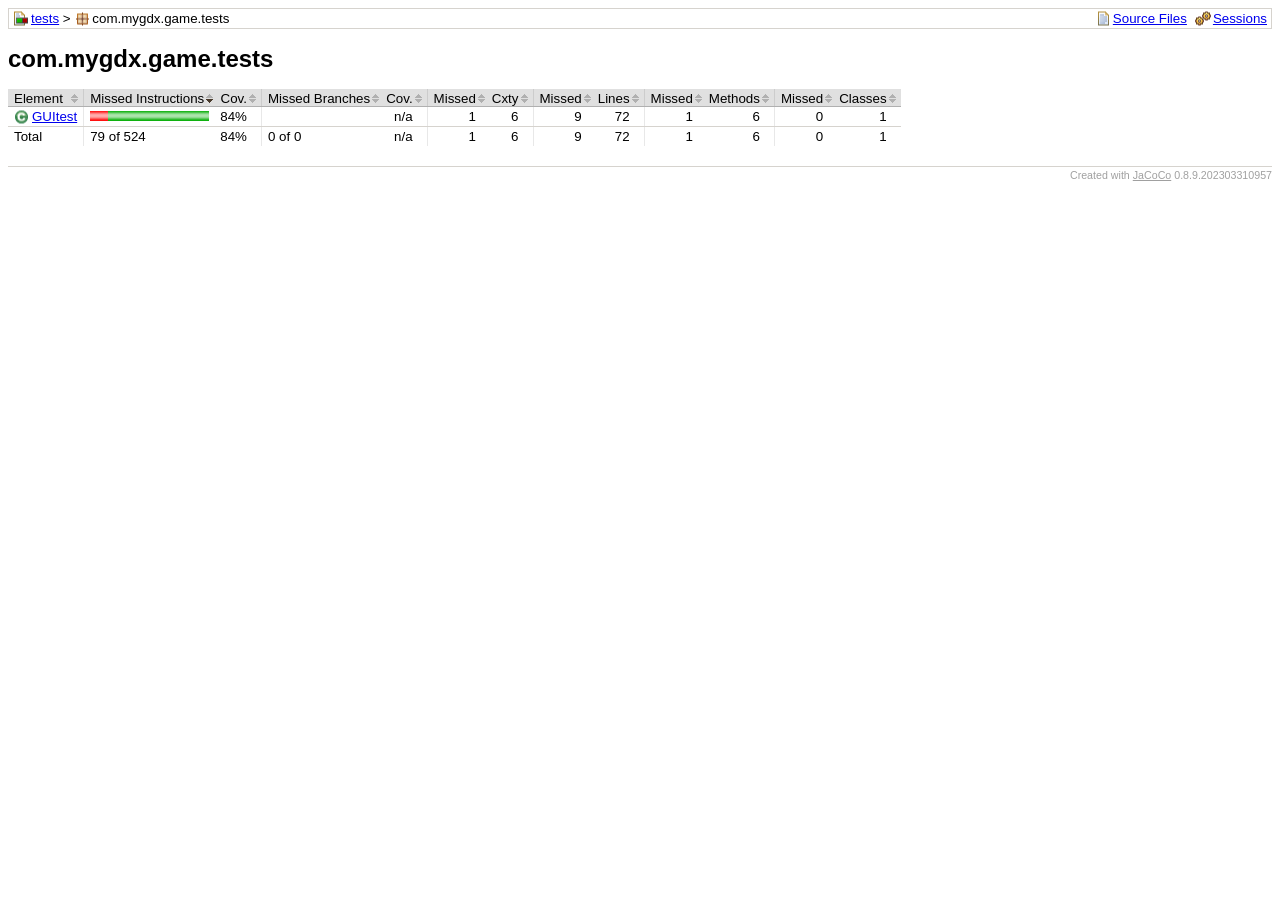
<file: testing/jacoco/com.mygdx.game.tests/index.html>
<?xml version="1.0" encoding="UTF-8"?><!DOCTYPE html PUBLIC "-//W3C//DTD XHTML 1.0 Strict//EN" "http://www.w3.org/TR/xhtml1/DTD/xhtml1-strict.dtd"><html xmlns="http://www.w3.org/1999/xhtml" lang="en"><head><meta http-equiv="Content-Type" content="text/html;charset=UTF-8"/><link rel="stylesheet" href="../jacoco-resources/report.css" type="text/css"/><link rel="shortcut icon" href="../jacoco-resources/report.gif" type="image/gif"/><title>com.mygdx.game.tests</title><script type="text/javascript" src="../jacoco-resources/sort.js"></script></head><body onload="initialSort(['breadcrumb', 'coveragetable'])"><div class="breadcrumb" id="breadcrumb"><span class="info"><a href="index.source.html" class="el_source">Source Files</a><a href="../jacoco-sessions.html" class="el_session">Sessions</a></span><a href="../index.html" class="el_report">tests</a> &gt; <span class="el_package">com.mygdx.game.tests</span></div><h1>com.mygdx.game.tests</h1><table class="coverage" cellspacing="0" id="coveragetable"><thead><tr><td class="sortable" id="a" onclick="toggleSort(this)">Element</td><td class="down sortable bar" id="b" onclick="toggleSort(this)">Missed Instructions</td><td class="sortable ctr2" id="c" onclick="toggleSort(this)">Cov.</td><td class="sortable bar" id="d" onclick="toggleSort(this)">Missed Branches</td><td class="sortable ctr2" id="e" onclick="toggleSort(this)">Cov.</td><td class="sortable ctr1" id="f" onclick="toggleSort(this)">Missed</td><td class="sortable ctr2" id="g" onclick="toggleSort(this)">Cxty</td><td class="sortable ctr1" id="h" onclick="toggleSort(this)">Missed</td><td class="sortable ctr2" id="i" onclick="toggleSort(this)">Lines</td><td class="sortable ctr1" id="j" onclick="toggleSort(this)">Missed</td><td class="sortable ctr2" id="k" onclick="toggleSort(this)">Methods</td><td class="sortable ctr1" id="l" onclick="toggleSort(this)">Missed</td><td class="sortable ctr2" id="m" onclick="toggleSort(this)">Classes</td></tr></thead><tfoot><tr><td>Total</td><td class="bar">79 of 524</td><td class="ctr2">84%</td><td class="bar">0 of 0</td><td class="ctr2">n/a</td><td class="ctr1">1</td><td class="ctr2">6</td><td class="ctr1">9</td><td class="ctr2">72</td><td class="ctr1">1</td><td class="ctr2">6</td><td class="ctr1">0</td><td class="ctr2">1</td></tr></tfoot><tbody><tr><td id="a0"><a href="GUItest.html" class="el_class">GUItest</a></td><td class="bar" id="b0"><img src="../jacoco-resources/redbar.gif" width="18" height="10" title="79" alt="79"/><img src="../jacoco-resources/greenbar.gif" width="101" height="10" title="445" alt="445"/></td><td class="ctr2" id="c0">84%</td><td class="bar" id="d0"/><td class="ctr2" id="e0">n/a</td><td class="ctr1" id="f0">1</td><td class="ctr2" id="g0">6</td><td class="ctr1" id="h0">9</td><td class="ctr2" id="i0">72</td><td class="ctr1" id="j0">1</td><td class="ctr2" id="k0">6</td><td class="ctr1" id="l0">0</td><td class="ctr2" id="m0">1</td></tr></tbody></table><div class="footer"><span class="right">Created with <a href="http://www.jacoco.org/jacoco">JaCoCo</a> 0.8.9.202303310957</span></div></body></html>
</file>
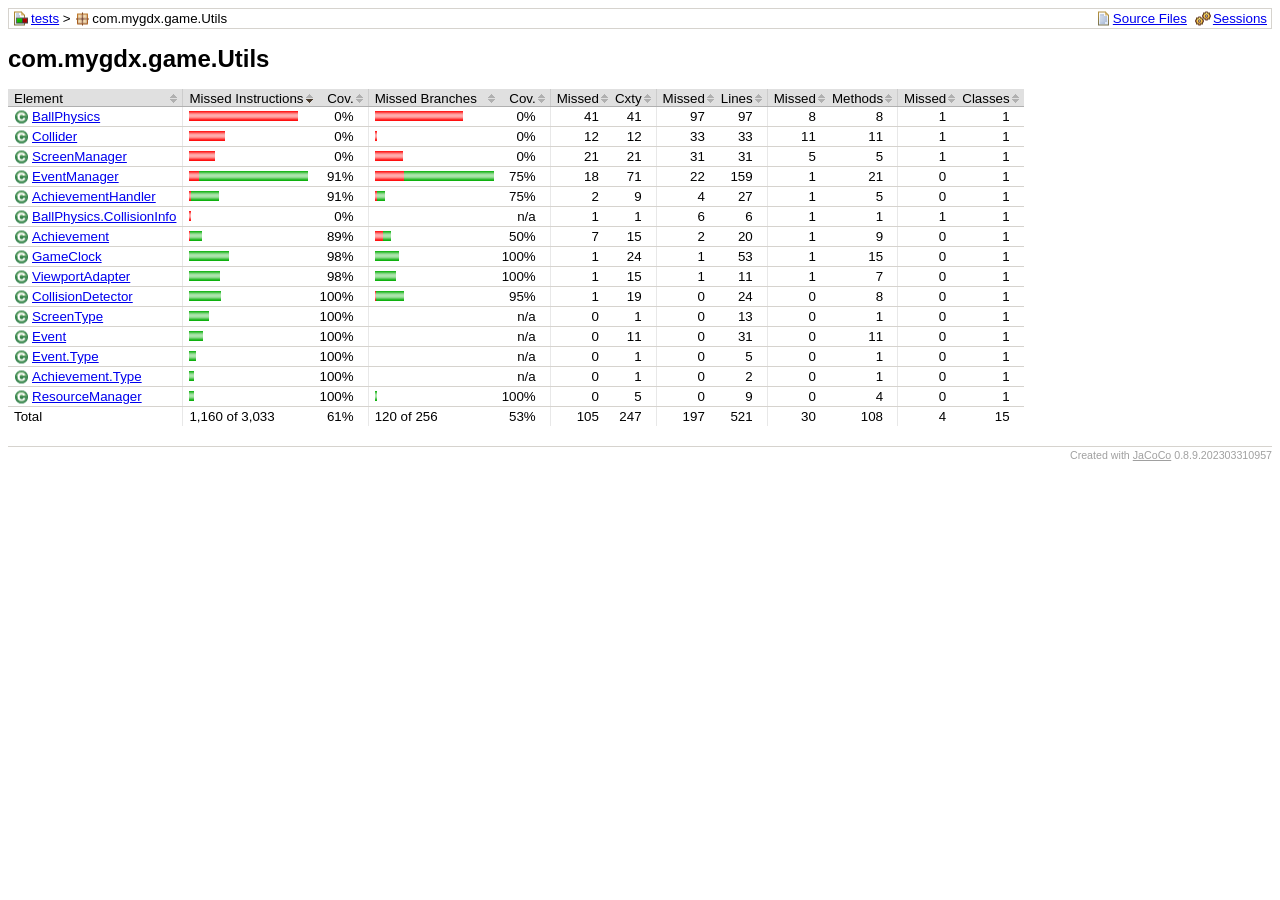
<file: testing/jacoco/com.mygdx.game.Utils/index.html>
<?xml version="1.0" encoding="UTF-8"?><!DOCTYPE html PUBLIC "-//W3C//DTD XHTML 1.0 Strict//EN" "http://www.w3.org/TR/xhtml1/DTD/xhtml1-strict.dtd"><html xmlns="http://www.w3.org/1999/xhtml" lang="en"><head><meta http-equiv="Content-Type" content="text/html;charset=UTF-8"/><link rel="stylesheet" href="../jacoco-resources/report.css" type="text/css"/><link rel="shortcut icon" href="../jacoco-resources/report.gif" type="image/gif"/><title>com.mygdx.game.Utils</title><script type="text/javascript" src="../jacoco-resources/sort.js"></script></head><body onload="initialSort(['breadcrumb', 'coveragetable'])"><div class="breadcrumb" id="breadcrumb"><span class="info"><a href="index.source.html" class="el_source">Source Files</a><a href="../jacoco-sessions.html" class="el_session">Sessions</a></span><a href="../index.html" class="el_report">tests</a> &gt; <span class="el_package">com.mygdx.game.Utils</span></div><h1>com.mygdx.game.Utils</h1><table class="coverage" cellspacing="0" id="coveragetable"><thead><tr><td class="sortable" id="a" onclick="toggleSort(this)">Element</td><td class="down sortable bar" id="b" onclick="toggleSort(this)">Missed Instructions</td><td class="sortable ctr2" id="c" onclick="toggleSort(this)">Cov.</td><td class="sortable bar" id="d" onclick="toggleSort(this)">Missed Branches</td><td class="sortable ctr2" id="e" onclick="toggleSort(this)">Cov.</td><td class="sortable ctr1" id="f" onclick="toggleSort(this)">Missed</td><td class="sortable ctr2" id="g" onclick="toggleSort(this)">Cxty</td><td class="sortable ctr1" id="h" onclick="toggleSort(this)">Missed</td><td class="sortable ctr2" id="i" onclick="toggleSort(this)">Lines</td><td class="sortable ctr1" id="j" onclick="toggleSort(this)">Missed</td><td class="sortable ctr2" id="k" onclick="toggleSort(this)">Methods</td><td class="sortable ctr1" id="l" onclick="toggleSort(this)">Missed</td><td class="sortable ctr2" id="m" onclick="toggleSort(this)">Classes</td></tr></thead><tfoot><tr><td>Total</td><td class="bar">1,160 of 3,033</td><td class="ctr2">61%</td><td class="bar">120 of 256</td><td class="ctr2">53%</td><td class="ctr1">105</td><td class="ctr2">247</td><td class="ctr1">197</td><td class="ctr2">521</td><td class="ctr1">30</td><td class="ctr2">108</td><td class="ctr1">4</td><td class="ctr2">15</td></tr></tfoot><tbody><tr><td id="a3"><a href="BallPhysics.html" class="el_class">BallPhysics</a></td><td class="bar" id="b0"><img src="../jacoco-resources/redbar.gif" width="109" height="10" title="666" alt="666"/></td><td class="ctr2" id="c11">0%</td><td class="bar" id="d0"><img src="../jacoco-resources/redbar.gif" width="88" height="10" title="66" alt="66"/></td><td class="ctr2" id="e7">0%</td><td class="ctr1" id="f0">41</td><td class="ctr2" id="g1">41</td><td class="ctr1" id="h0">97</td><td class="ctr2" id="i1">97</td><td class="ctr1" id="j1">8</td><td class="ctr2" id="k5">8</td><td class="ctr1" id="l0">1</td><td class="ctr2" id="m0">1</td></tr><tr><td id="a5"><a href="Collider.html" class="el_class">Collider</a></td><td class="bar" id="b1"><img src="../jacoco-resources/redbar.gif" width="36" height="10" title="220" alt="220"/></td><td class="ctr2" id="c12">0%</td><td class="bar" id="d5"><img src="../jacoco-resources/redbar.gif" width="2" height="10" title="2" alt="2"/></td><td class="ctr2" id="e8">0%</td><td class="ctr1" id="f3">12</td><td class="ctr2" id="g7">12</td><td class="ctr1" id="h1">33</td><td class="ctr2" id="i3">33</td><td class="ctr1" id="j0">11</td><td class="ctr2" id="k2">11</td><td class="ctr1" id="l1">1</td><td class="ctr2" id="m1">1</td></tr><tr><td id="a12"><a href="ScreenManager.html" class="el_class">ScreenManager</a></td><td class="bar" id="b2"><img src="../jacoco-resources/redbar.gif" width="26" height="10" title="164" alt="164"/></td><td class="ctr2" id="c13">0%</td><td class="bar" id="d2"><img src="../jacoco-resources/redbar.gif" width="28" height="10" title="21" alt="21"/></td><td class="ctr2" id="e9">0%</td><td class="ctr1" id="f1">21</td><td class="ctr2" id="g3">21</td><td class="ctr1" id="h2">31</td><td class="ctr2" id="i4">31</td><td class="ctr1" id="j2">5</td><td class="ctr2" id="k8">5</td><td class="ctr1" id="l2">1</td><td class="ctr2" id="m2">1</td></tr><tr><td id="a9"><a href="EventManager.html" class="el_class">EventManager</a></td><td class="bar" id="b3"><img src="../jacoco-resources/redbar.gif" width="10" height="10" title="65" alt="65"/><img src="../jacoco-resources/greenbar.gif" width="109" height="10" title="665" alt="665"/></td><td class="ctr2" id="c9">91%</td><td class="bar" id="d1"><img src="../jacoco-resources/redbar.gif" width="29" height="10" title="22" alt="22"/><img src="../jacoco-resources/greenbar.gif" width="90" height="10" title="67" alt="67"/></td><td class="ctr2" id="e4">75%</td><td class="ctr1" id="f2">18</td><td class="ctr2" id="g0">71</td><td class="ctr1" id="h3">22</td><td class="ctr2" id="i0">159</td><td class="ctr1" id="j3">1</td><td class="ctr2" id="k0">21</td><td class="ctr1" id="l4">0</td><td class="ctr2" id="m3">1</td></tr><tr><td id="a2"><a href="AchievementHandler.html" class="el_class">AchievementHandler</a></td><td class="bar" id="b4"><img src="../jacoco-resources/redbar.gif" width="2" height="10" title="15" alt="15"/><img src="../jacoco-resources/greenbar.gif" width="28" height="10" title="171" alt="171"/></td><td class="ctr2" id="c8">91%</td><td class="bar" id="d4"><img src="../jacoco-resources/redbar.gif" width="2" height="10" title="2" alt="2"/><img src="../jacoco-resources/greenbar.gif" width="8" height="10" title="6" alt="6"/></td><td class="ctr2" id="e5">75%</td><td class="ctr1" id="f5">2</td><td class="ctr2" id="g9">9</td><td class="ctr1" id="h5">4</td><td class="ctr2" id="i6">27</td><td class="ctr1" id="j4">1</td><td class="ctr2" id="k9">5</td><td class="ctr1" id="l5">0</td><td class="ctr2" id="m4">1</td></tr><tr><td id="a4"><a href="BallPhysics$CollisionInfo.html" class="el_class">BallPhysics.CollisionInfo</a></td><td class="bar" id="b5"><img src="../jacoco-resources/redbar.gif" width="2" height="10" title="15" alt="15"/></td><td class="ctr2" id="c14">0%</td><td class="bar" id="d10"/><td class="ctr2" id="e10">n/a</td><td class="ctr1" id="f6">1</td><td class="ctr2" id="g11">1</td><td class="ctr1" id="h4">6</td><td class="ctr2" id="i12">6</td><td class="ctr1" id="j5">1</td><td class="ctr2" id="k11">1</td><td class="ctr1" id="l3">1</td><td class="ctr2" id="m5">1</td></tr><tr><td id="a0"><a href="Achievement.html" class="el_class">Achievement</a></td><td class="bar" id="b6"><img src="../jacoco-resources/redbar.gif" width="1" height="10" title="9" alt="9"/><img src="../jacoco-resources/greenbar.gif" width="12" height="10" title="74" alt="74"/></td><td class="ctr2" id="c10">89%</td><td class="bar" id="d3"><img src="../jacoco-resources/redbar.gif" width="8" height="10" title="6" alt="6"/><img src="../jacoco-resources/greenbar.gif" width="8" height="10" title="6" alt="6"/></td><td class="ctr2" id="e6">50%</td><td class="ctr1" id="f4">7</td><td class="ctr2" id="g5">15</td><td class="ctr1" id="h6">2</td><td class="ctr2" id="i8">20</td><td class="ctr1" id="j6">1</td><td class="ctr2" id="k4">9</td><td class="ctr1" id="l6">0</td><td class="ctr2" id="m6">1</td></tr><tr><td id="a10"><a href="GameClock.html" class="el_class">GameClock</a></td><td class="bar" id="b7"><img src="../jacoco-resources/greenbar.gif" width="40" height="10" title="247" alt="247"/></td><td class="ctr2" id="c6">98%</td><td class="bar" id="d7"><img src="../jacoco-resources/greenbar.gif" width="24" height="10" title="18" alt="18"/></td><td class="ctr2" id="e0">100%</td><td class="ctr1" id="f7">1</td><td class="ctr2" id="g2">24</td><td class="ctr1" id="h7">1</td><td class="ctr2" id="i2">53</td><td class="ctr1" id="j7">1</td><td class="ctr2" id="k1">15</td><td class="ctr1" id="l7">0</td><td class="ctr2" id="m7">1</td></tr><tr><td id="a14"><a href="ViewportAdapter.html" class="el_class">ViewportAdapter</a></td><td class="bar" id="b8"><img src="../jacoco-resources/greenbar.gif" width="31" height="10" title="194" alt="194"/></td><td class="ctr2" id="c7">98%</td><td class="bar" id="d8"><img src="../jacoco-resources/greenbar.gif" width="21" height="10" title="16" alt="16"/></td><td class="ctr2" id="e1">100%</td><td class="ctr1" id="f8">1</td><td class="ctr2" id="g6">15</td><td class="ctr1" id="h8">1</td><td class="ctr2" id="i10">11</td><td class="ctr1" id="j8">1</td><td class="ctr2" id="k7">7</td><td class="ctr1" id="l8">0</td><td class="ctr2" id="m8">1</td></tr><tr><td id="a6"><a href="CollisionDetector.html" class="el_class">CollisionDetector</a></td><td class="bar" id="b9"><img src="../jacoco-resources/greenbar.gif" width="32" height="10" title="200" alt="200"/></td><td class="ctr2" id="c0">100%</td><td class="bar" id="d6"><img src="../jacoco-resources/redbar.gif" width="1" height="10" title="1" alt="1"/><img src="../jacoco-resources/greenbar.gif" width="28" height="10" title="21" alt="21"/></td><td class="ctr2" id="e3">95%</td><td class="ctr1" id="f9">1</td><td class="ctr2" id="g4">19</td><td class="ctr1" id="h9">0</td><td class="ctr2" id="i7">24</td><td class="ctr1" id="j9">0</td><td class="ctr2" id="k6">8</td><td class="ctr1" id="l9">0</td><td class="ctr2" id="m9">1</td></tr><tr><td id="a13"><a href="ScreenType.html" class="el_class">ScreenType</a></td><td class="bar" id="b10"><img src="../jacoco-resources/greenbar.gif" width="20" height="10" title="124" alt="124"/></td><td class="ctr2" id="c1">100%</td><td class="bar" id="d11"/><td class="ctr2" id="e11">n/a</td><td class="ctr1" id="f10">0</td><td class="ctr2" id="g12">1</td><td class="ctr1" id="h10">0</td><td class="ctr2" id="i9">13</td><td class="ctr1" id="j10">0</td><td class="ctr2" id="k12">1</td><td class="ctr1" id="l10">0</td><td class="ctr2" id="m10">1</td></tr><tr><td id="a7"><a href="Event.html" class="el_class">Event</a></td><td class="bar" id="b11"><img src="../jacoco-resources/greenbar.gif" width="14" height="10" title="87" alt="87"/></td><td class="ctr2" id="c2">100%</td><td class="bar" id="d12"/><td class="ctr2" id="e12">n/a</td><td class="ctr1" id="f11">0</td><td class="ctr2" id="g8">11</td><td class="ctr1" id="h11">0</td><td class="ctr2" id="i5">31</td><td class="ctr1" id="j11">0</td><td class="ctr2" id="k3">11</td><td class="ctr1" id="l11">0</td><td class="ctr2" id="m11">1</td></tr><tr><td id="a8"><a href="Event$Type.html" class="el_class">Event.Type</a></td><td class="bar" id="b12"><img src="../jacoco-resources/greenbar.gif" width="7" height="10" title="44" alt="44"/></td><td class="ctr2" id="c3">100%</td><td class="bar" id="d13"/><td class="ctr2" id="e13">n/a</td><td class="ctr1" id="f12">0</td><td class="ctr2" id="g13">1</td><td class="ctr1" id="h12">0</td><td class="ctr2" id="i13">5</td><td class="ctr1" id="j12">0</td><td class="ctr2" id="k13">1</td><td class="ctr1" id="l12">0</td><td class="ctr2" id="m12">1</td></tr><tr><td id="a1"><a href="Achievement$Type.html" class="el_class">Achievement.Type</a></td><td class="bar" id="b13"><img src="../jacoco-resources/greenbar.gif" width="5" height="10" title="34" alt="34"/></td><td class="ctr2" id="c4">100%</td><td class="bar" id="d14"/><td class="ctr2" id="e14">n/a</td><td class="ctr1" id="f13">0</td><td class="ctr2" id="g14">1</td><td class="ctr1" id="h13">0</td><td class="ctr2" id="i14">2</td><td class="ctr1" id="j13">0</td><td class="ctr2" id="k14">1</td><td class="ctr1" id="l13">0</td><td class="ctr2" id="m13">1</td></tr><tr><td id="a11"><a href="ResourceManager.html" class="el_class">ResourceManager</a></td><td class="bar" id="b14"><img src="../jacoco-resources/greenbar.gif" width="5" height="10" title="33" alt="33"/></td><td class="ctr2" id="c5">100%</td><td class="bar" id="d9"><img src="../jacoco-resources/greenbar.gif" width="2" height="10" title="2" alt="2"/></td><td class="ctr2" id="e2">100%</td><td class="ctr1" id="f14">0</td><td class="ctr2" id="g10">5</td><td class="ctr1" id="h14">0</td><td class="ctr2" id="i11">9</td><td class="ctr1" id="j14">0</td><td class="ctr2" id="k10">4</td><td class="ctr1" id="l14">0</td><td class="ctr2" id="m14">1</td></tr></tbody></table><div class="footer"><span class="right">Created with <a href="http://www.jacoco.org/jacoco">JaCoCo</a> 0.8.9.202303310957</span></div></body></html>
</file>
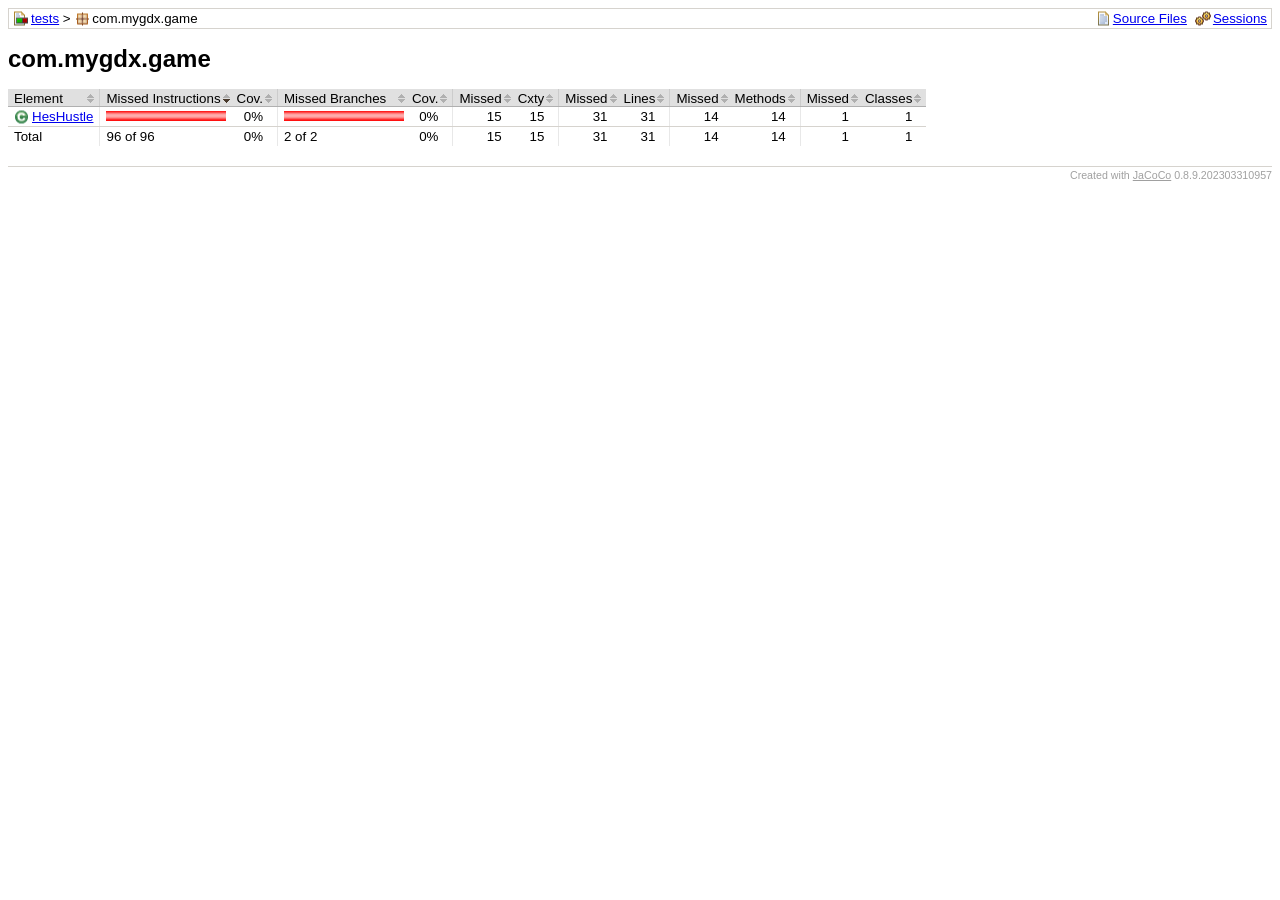
<file: testing/jacoco/com.mygdx.game/index.html>
<?xml version="1.0" encoding="UTF-8"?><!DOCTYPE html PUBLIC "-//W3C//DTD XHTML 1.0 Strict//EN" "http://www.w3.org/TR/xhtml1/DTD/xhtml1-strict.dtd"><html xmlns="http://www.w3.org/1999/xhtml" lang="en"><head><meta http-equiv="Content-Type" content="text/html;charset=UTF-8"/><link rel="stylesheet" href="../jacoco-resources/report.css" type="text/css"/><link rel="shortcut icon" href="../jacoco-resources/report.gif" type="image/gif"/><title>com.mygdx.game</title><script type="text/javascript" src="../jacoco-resources/sort.js"></script></head><body onload="initialSort(['breadcrumb', 'coveragetable'])"><div class="breadcrumb" id="breadcrumb"><span class="info"><a href="index.source.html" class="el_source">Source Files</a><a href="../jacoco-sessions.html" class="el_session">Sessions</a></span><a href="../index.html" class="el_report">tests</a> &gt; <span class="el_package">com.mygdx.game</span></div><h1>com.mygdx.game</h1><table class="coverage" cellspacing="0" id="coveragetable"><thead><tr><td class="sortable" id="a" onclick="toggleSort(this)">Element</td><td class="down sortable bar" id="b" onclick="toggleSort(this)">Missed Instructions</td><td class="sortable ctr2" id="c" onclick="toggleSort(this)">Cov.</td><td class="sortable bar" id="d" onclick="toggleSort(this)">Missed Branches</td><td class="sortable ctr2" id="e" onclick="toggleSort(this)">Cov.</td><td class="sortable ctr1" id="f" onclick="toggleSort(this)">Missed</td><td class="sortable ctr2" id="g" onclick="toggleSort(this)">Cxty</td><td class="sortable ctr1" id="h" onclick="toggleSort(this)">Missed</td><td class="sortable ctr2" id="i" onclick="toggleSort(this)">Lines</td><td class="sortable ctr1" id="j" onclick="toggleSort(this)">Missed</td><td class="sortable ctr2" id="k" onclick="toggleSort(this)">Methods</td><td class="sortable ctr1" id="l" onclick="toggleSort(this)">Missed</td><td class="sortable ctr2" id="m" onclick="toggleSort(this)">Classes</td></tr></thead><tfoot><tr><td>Total</td><td class="bar">96 of 96</td><td class="ctr2">0%</td><td class="bar">2 of 2</td><td class="ctr2">0%</td><td class="ctr1">15</td><td class="ctr2">15</td><td class="ctr1">31</td><td class="ctr2">31</td><td class="ctr1">14</td><td class="ctr2">14</td><td class="ctr1">1</td><td class="ctr2">1</td></tr></tfoot><tbody><tr><td id="a0"><a href="HesHustle.html" class="el_class">HesHustle</a></td><td class="bar" id="b0"><img src="../jacoco-resources/redbar.gif" width="120" height="10" title="96" alt="96"/></td><td class="ctr2" id="c0">0%</td><td class="bar" id="d0"><img src="../jacoco-resources/redbar.gif" width="120" height="10" title="2" alt="2"/></td><td class="ctr2" id="e0">0%</td><td class="ctr1" id="f0">15</td><td class="ctr2" id="g0">15</td><td class="ctr1" id="h0">31</td><td class="ctr2" id="i0">31</td><td class="ctr1" id="j0">14</td><td class="ctr2" id="k0">14</td><td class="ctr1" id="l0">1</td><td class="ctr2" id="m0">1</td></tr></tbody></table><div class="footer"><span class="right">Created with <a href="http://www.jacoco.org/jacoco">JaCoCo</a> 0.8.9.202303310957</span></div></body></html>
</file>
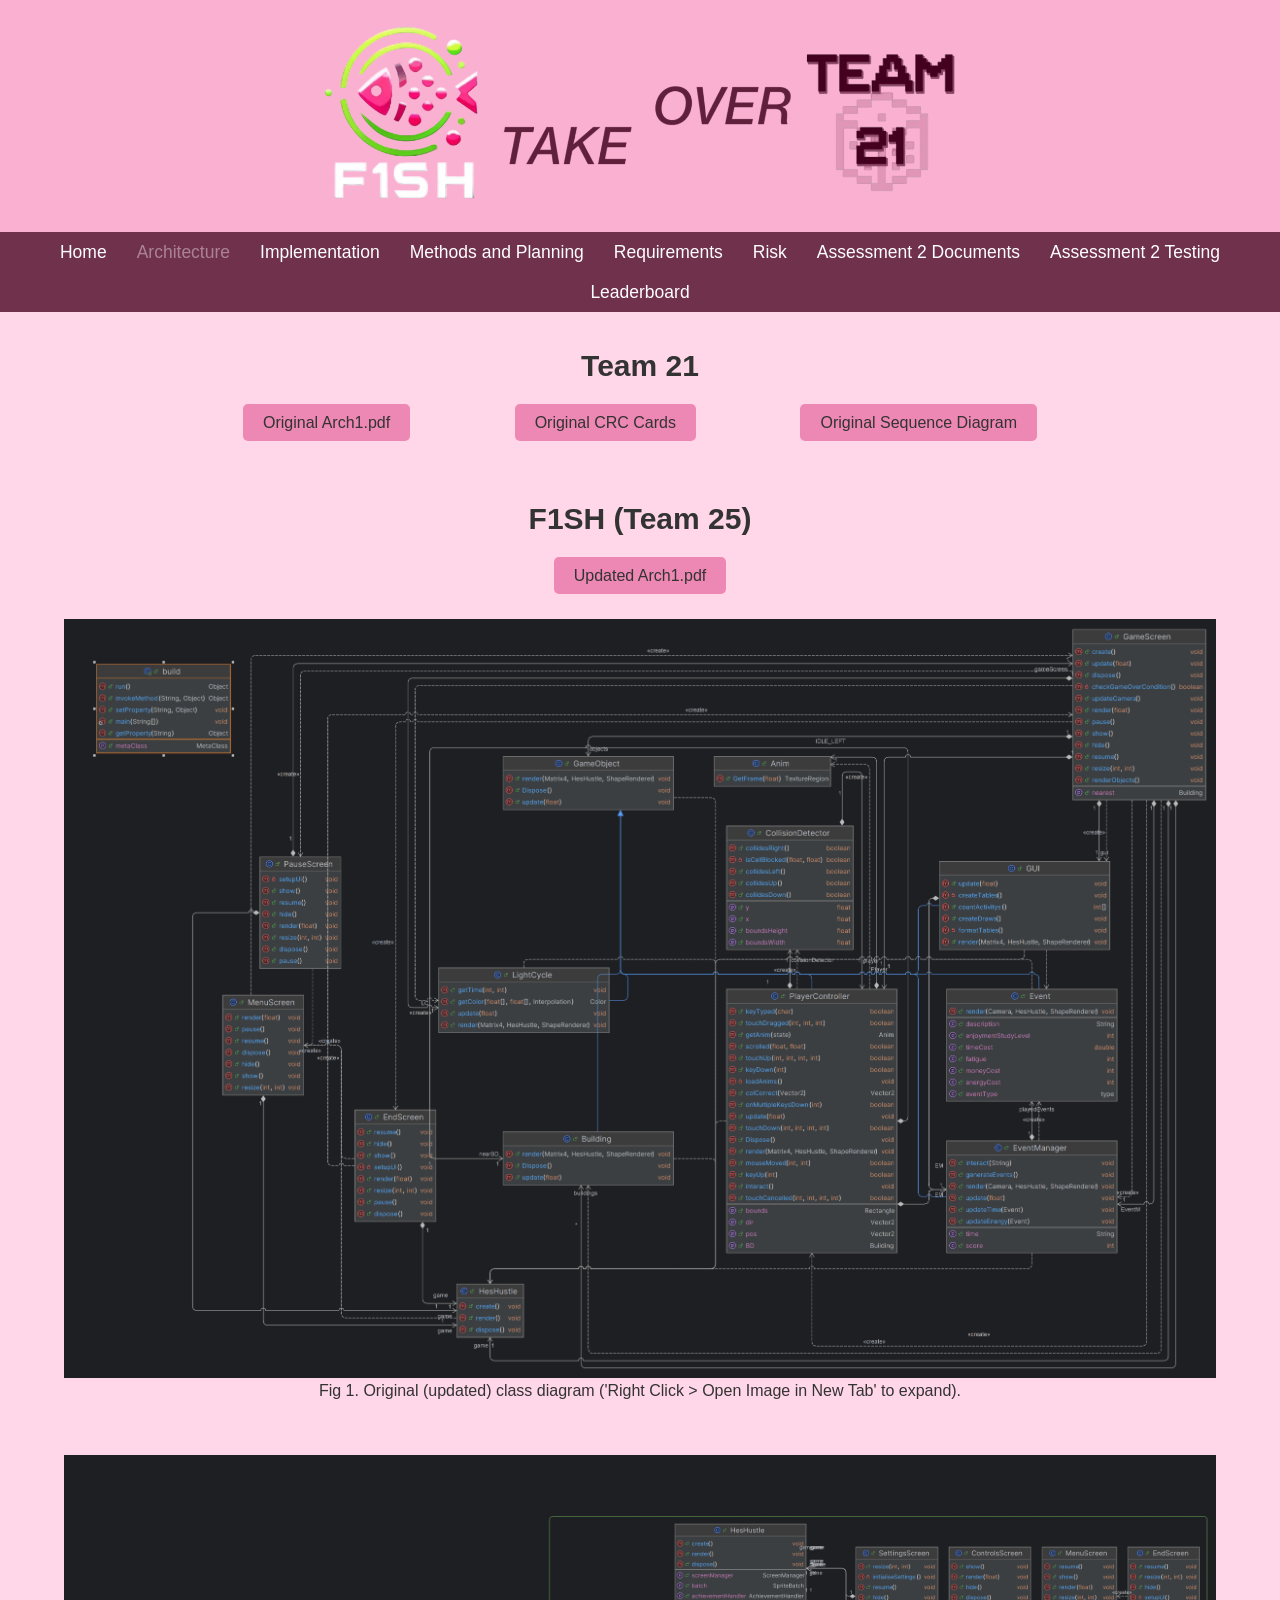
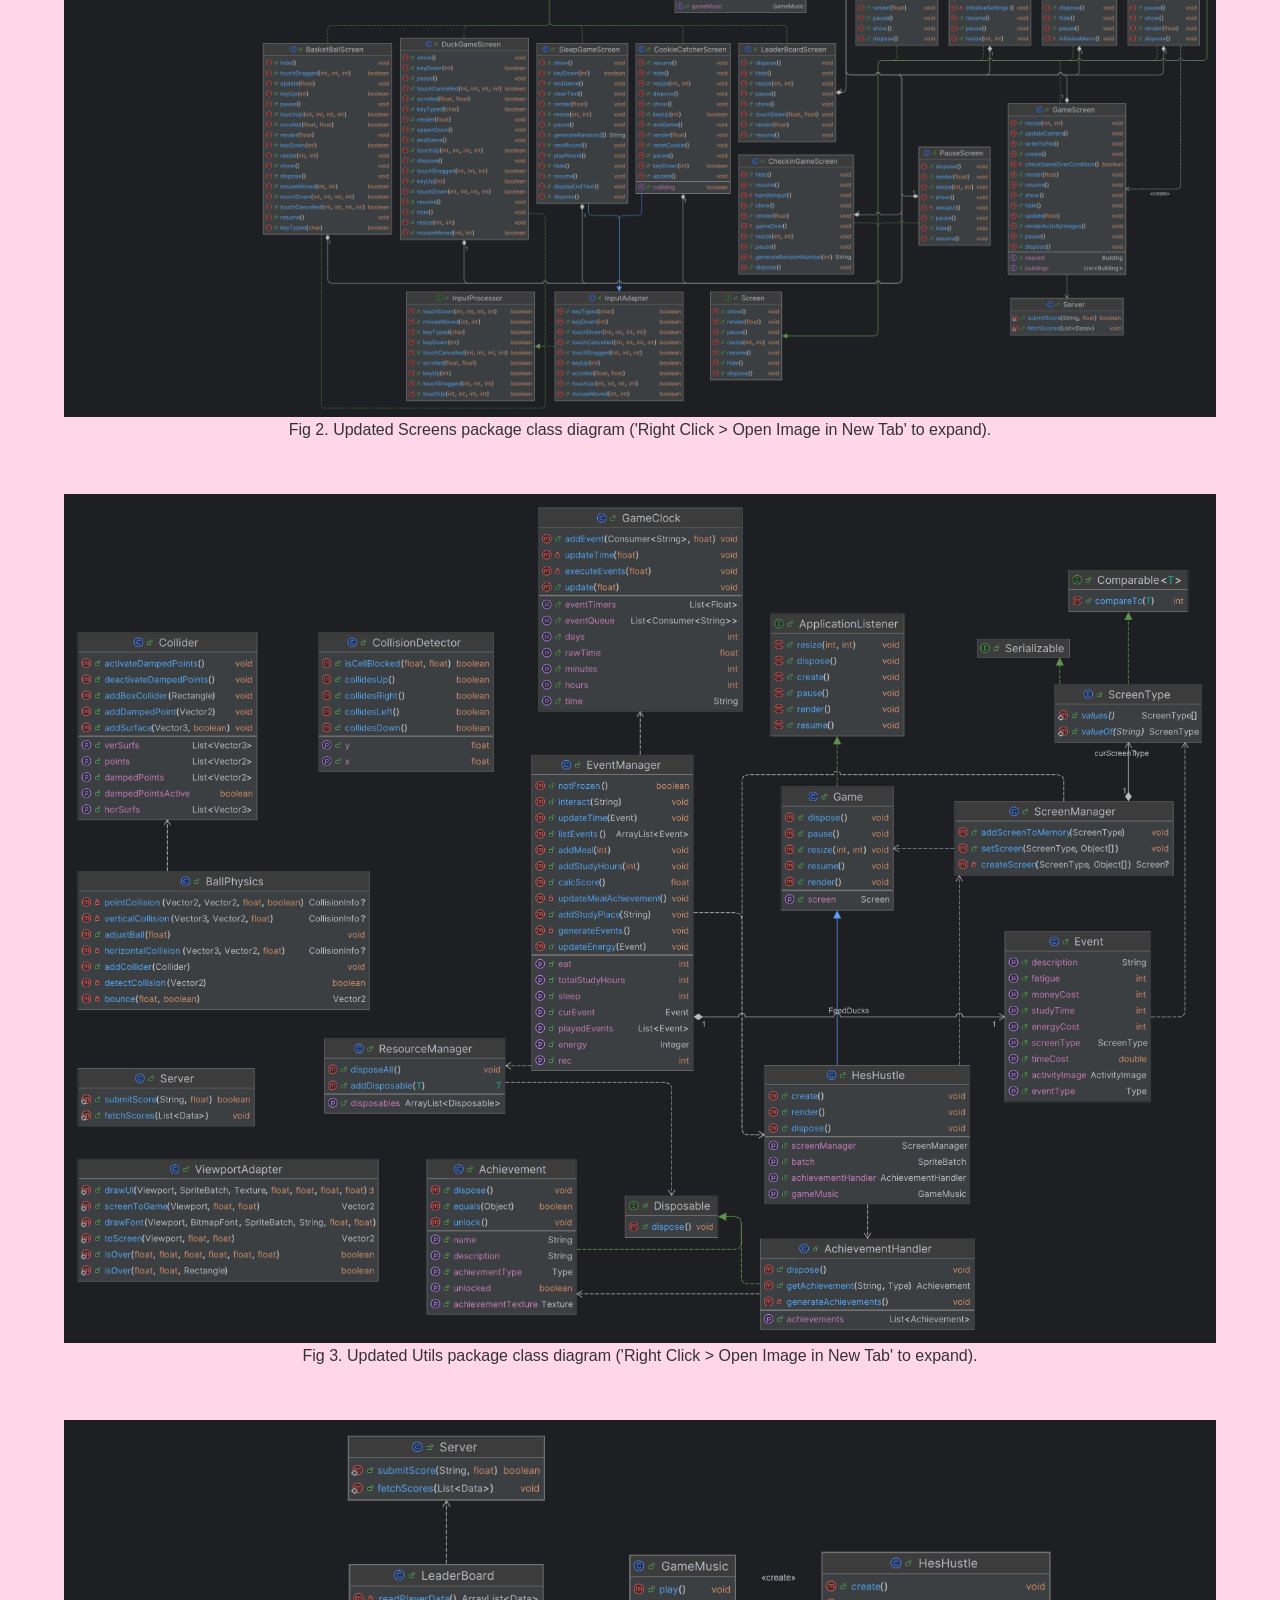
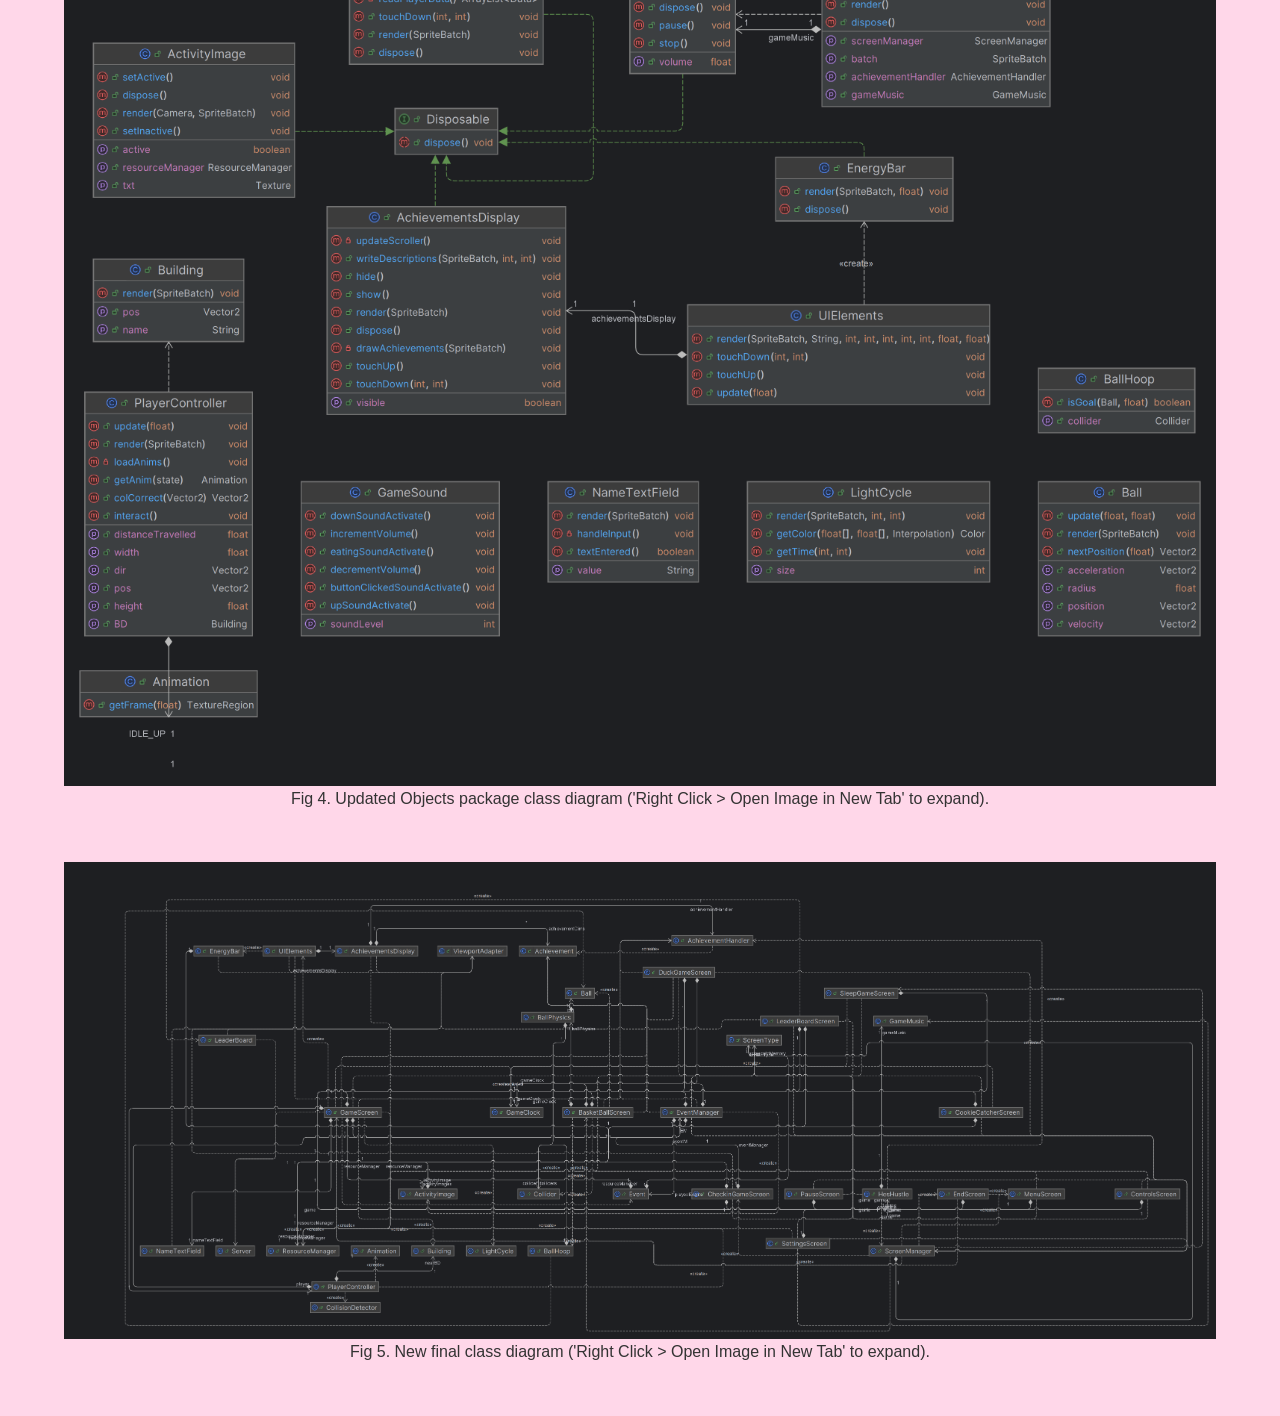
<file: Arch.html>
<!DOCTYPE html>
<html>

<head>
    <meta charset="UTF-8">
    <meta name="viewport" content="width=device-width, initial-scale=1.0">
    
    <title>F1sh Takeover Team21</title>
    <link rel="stylesheet" href="style.css">
    <link rel="icon" type="image/png" href="logo2.png">
</head>


<header>
    <img src="images/new_logo.png">
</header>


<nav class="button-banner">
    <ul>
        <li><a href="index.html">Home</a></li>
        <li><a href="Arch.html"><strong>Architecture</strong></a></li>
        <li><a href="Impl.html">Implementation</a></li>
        <li><a href="Plan.html">Methods and Planning</a></li>
        <li><a href="Req.html">Requirements</a></li>
        <li><a href="Risk.html">Risk</a></li>
        <li><a href="Assessment2.html">Assessment 2 Documents</a></li>
        <li><a href="Testing.html">Assessment 2 Testing</a></li>
        <li><a href="LeaderBoard.html">Leaderboard</a></li>

    </ul>
</nav>

<body>



<div class="download-buttons" >
    <p class = "team-header"> Team 21</p>
    <ul>
        <li><a href="Arch1/Arch1.pdf" download>Original Arch1.pdf</a></li>
        <li><a href="Arch1/CRCcards.pdf" download>Original CRC Cards</a></li>
        <li><a href="Arch1/SequenceDiagram.pdf" download>Original Sequence Diagram</a></li>

    </ul>
</div>

<div class="download-buttons" >
    <p class = "team-header"> F1SH (Team 25)</p>
    <ul>
        <li><a href="assessment-2-docs/updated-arch1.pdf" download>Updated Arch1.pdf</a></li>

    </ul>
</div>

<img class="arch-diagrams" src="images/old_class_diagram_full.png">
<p>Fig 1. Original (updated) class diagram ('Right Click > Open Image in New Tab' to expand). </p>
<br><br>

<img class="arch-diagrams" src="images/screens.png">
<p>Fig 2. Updated Screens package class diagram ('Right Click > Open Image in New Tab' to expand). </p>
<br><br>

<img class="arch-diagrams" src="images/utils.png">
<p>Fig 3. Updated Utils package class diagram ('Right Click > Open Image in New Tab' to expand). </p>
<br><br>

<img class="arch-diagrams" src="images/objects.png">
<p>Fig 4. Updated Objects package class diagram ('Right Click > Open Image in New Tab' to expand). </p>
<br><br>

<img class="arch-diagrams" src="images/new_class_diagram_full.png">
<p>Fig 5. New final class diagram ('Right Click > Open Image in New Tab' to expand). </p>
<br><br>
</body>


</html>
</file>
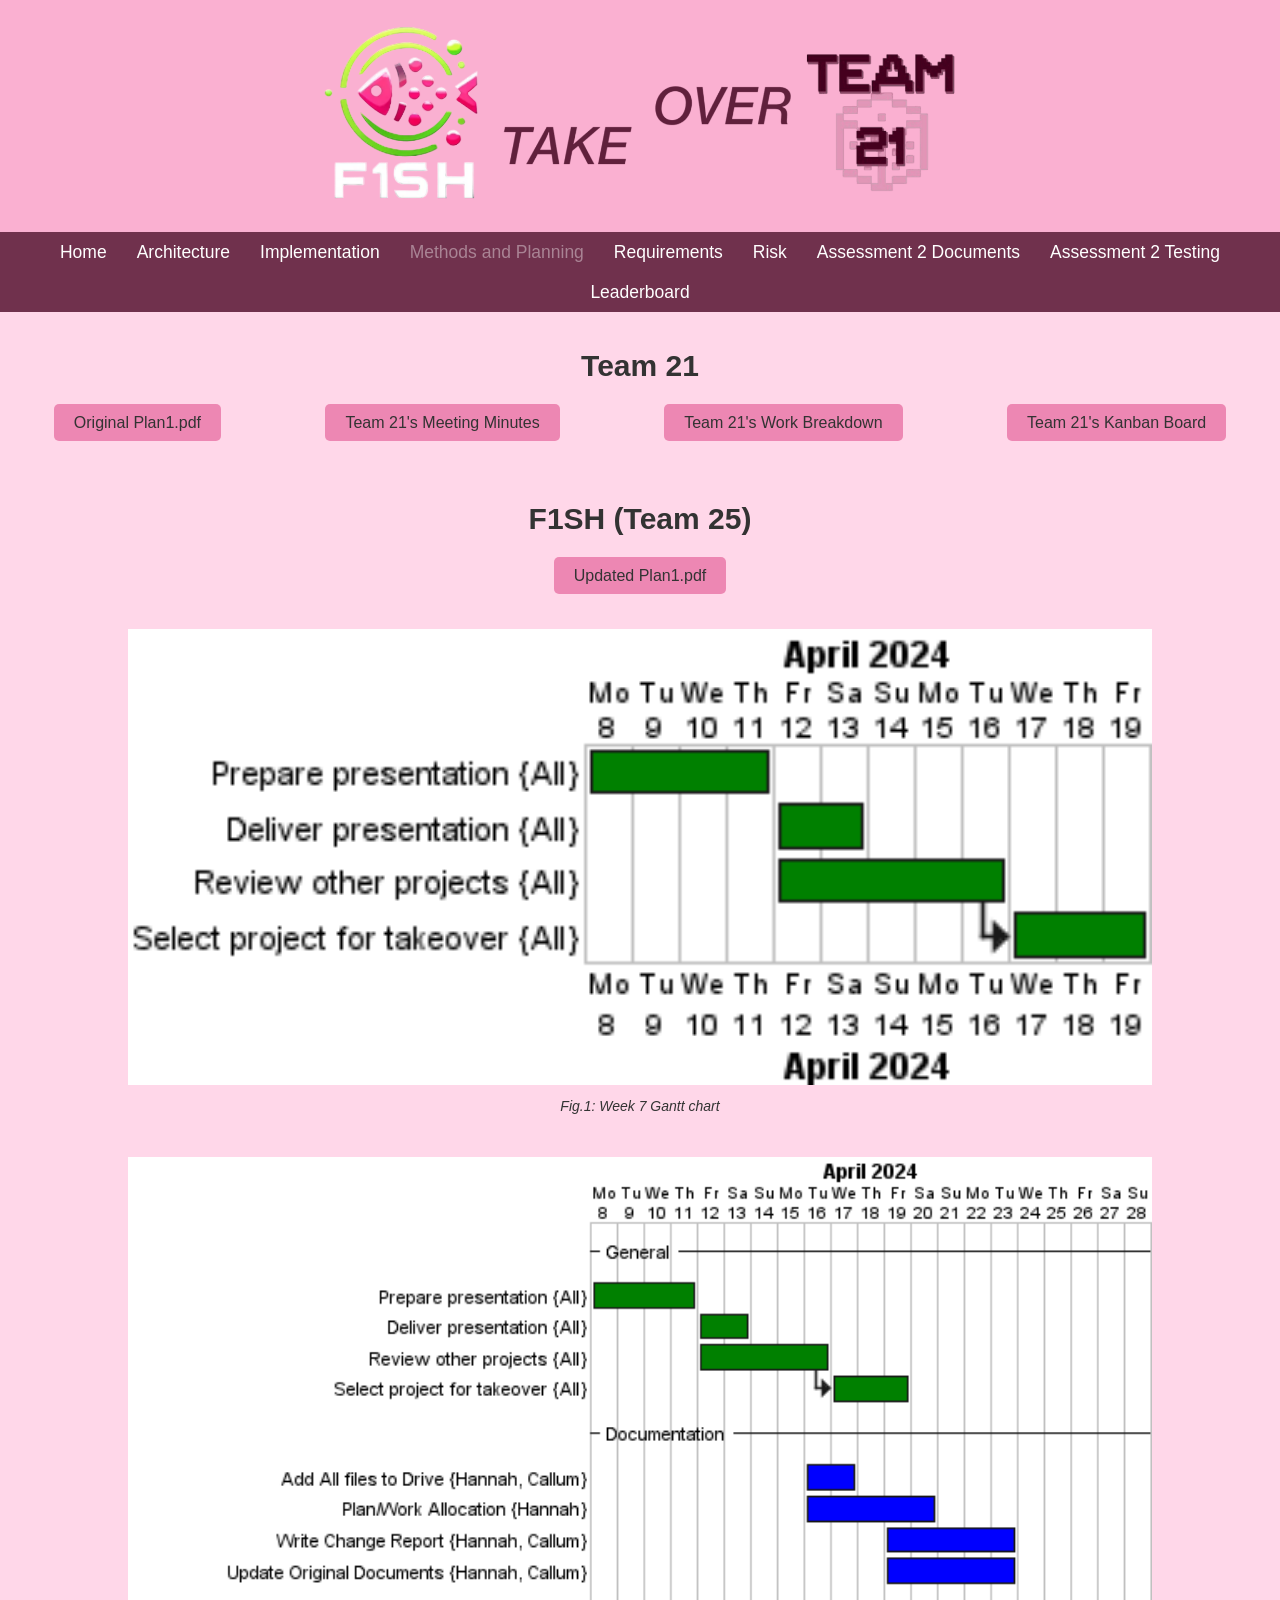
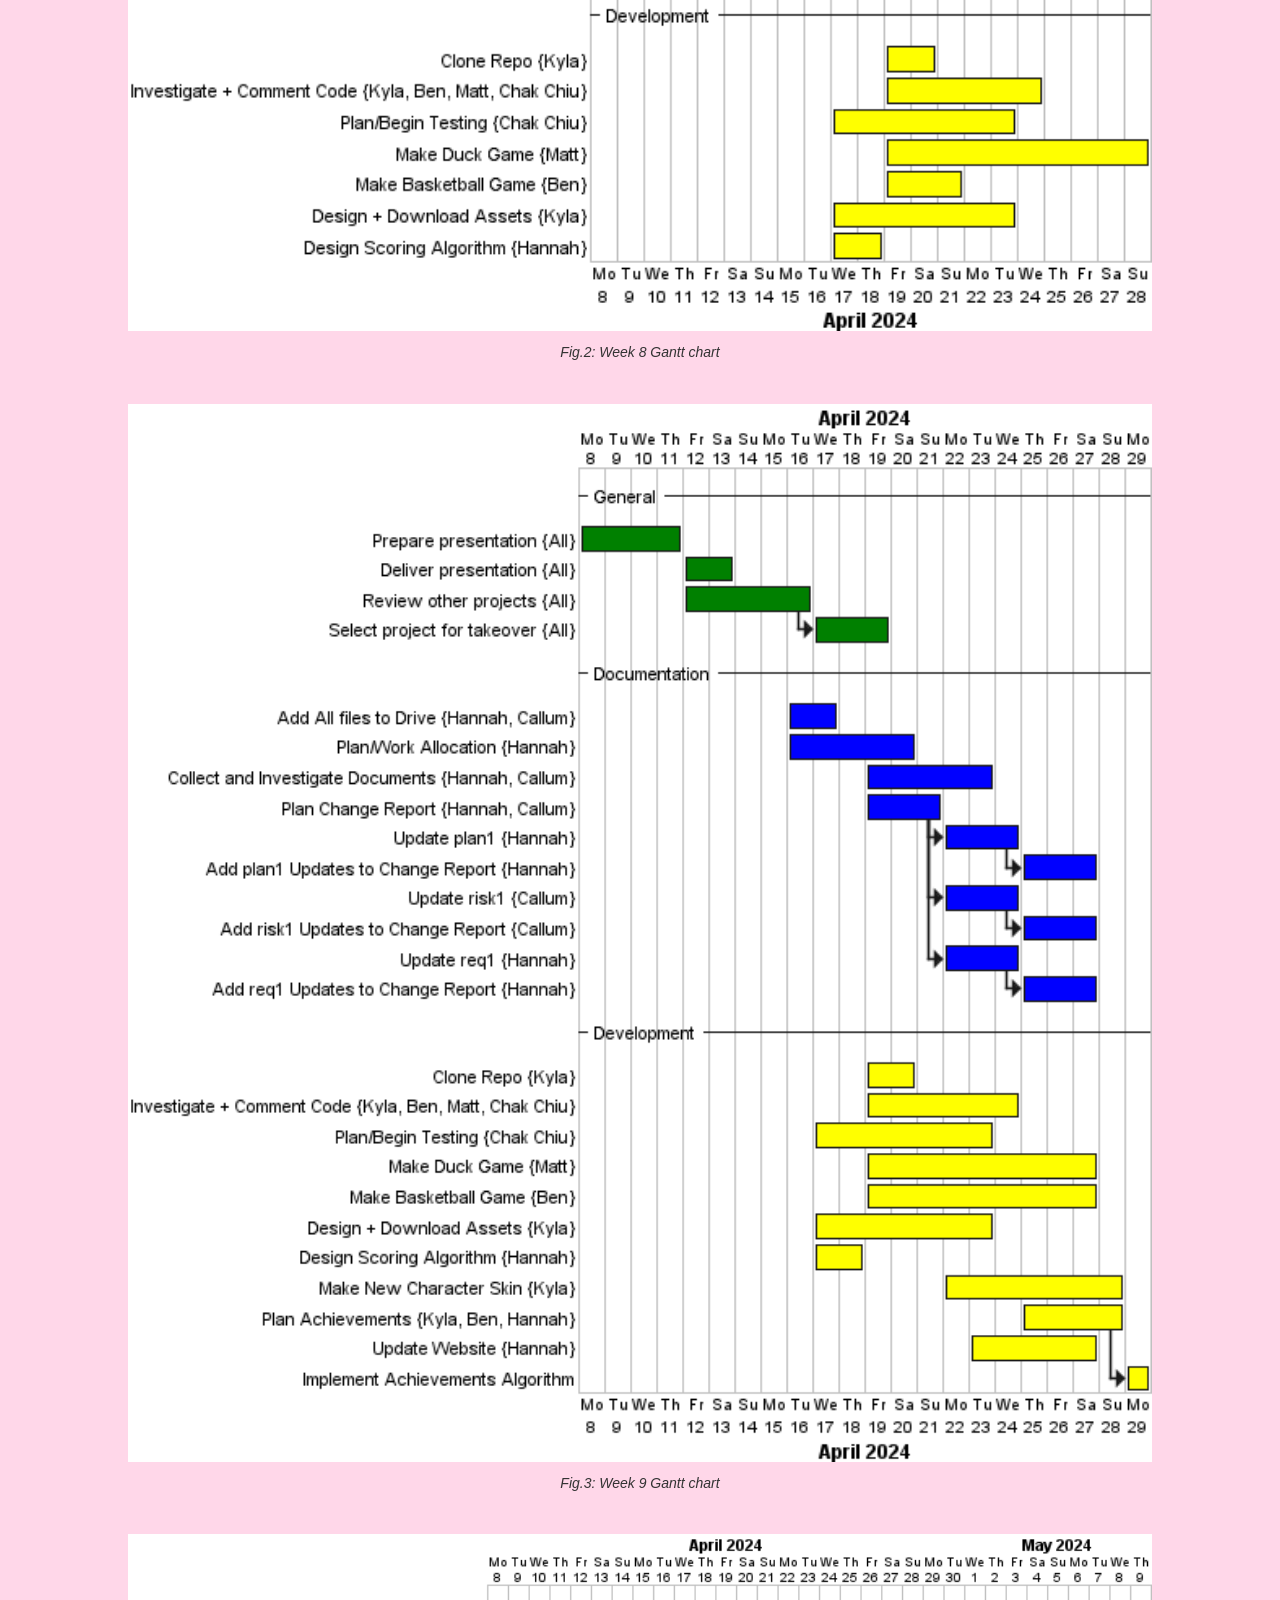
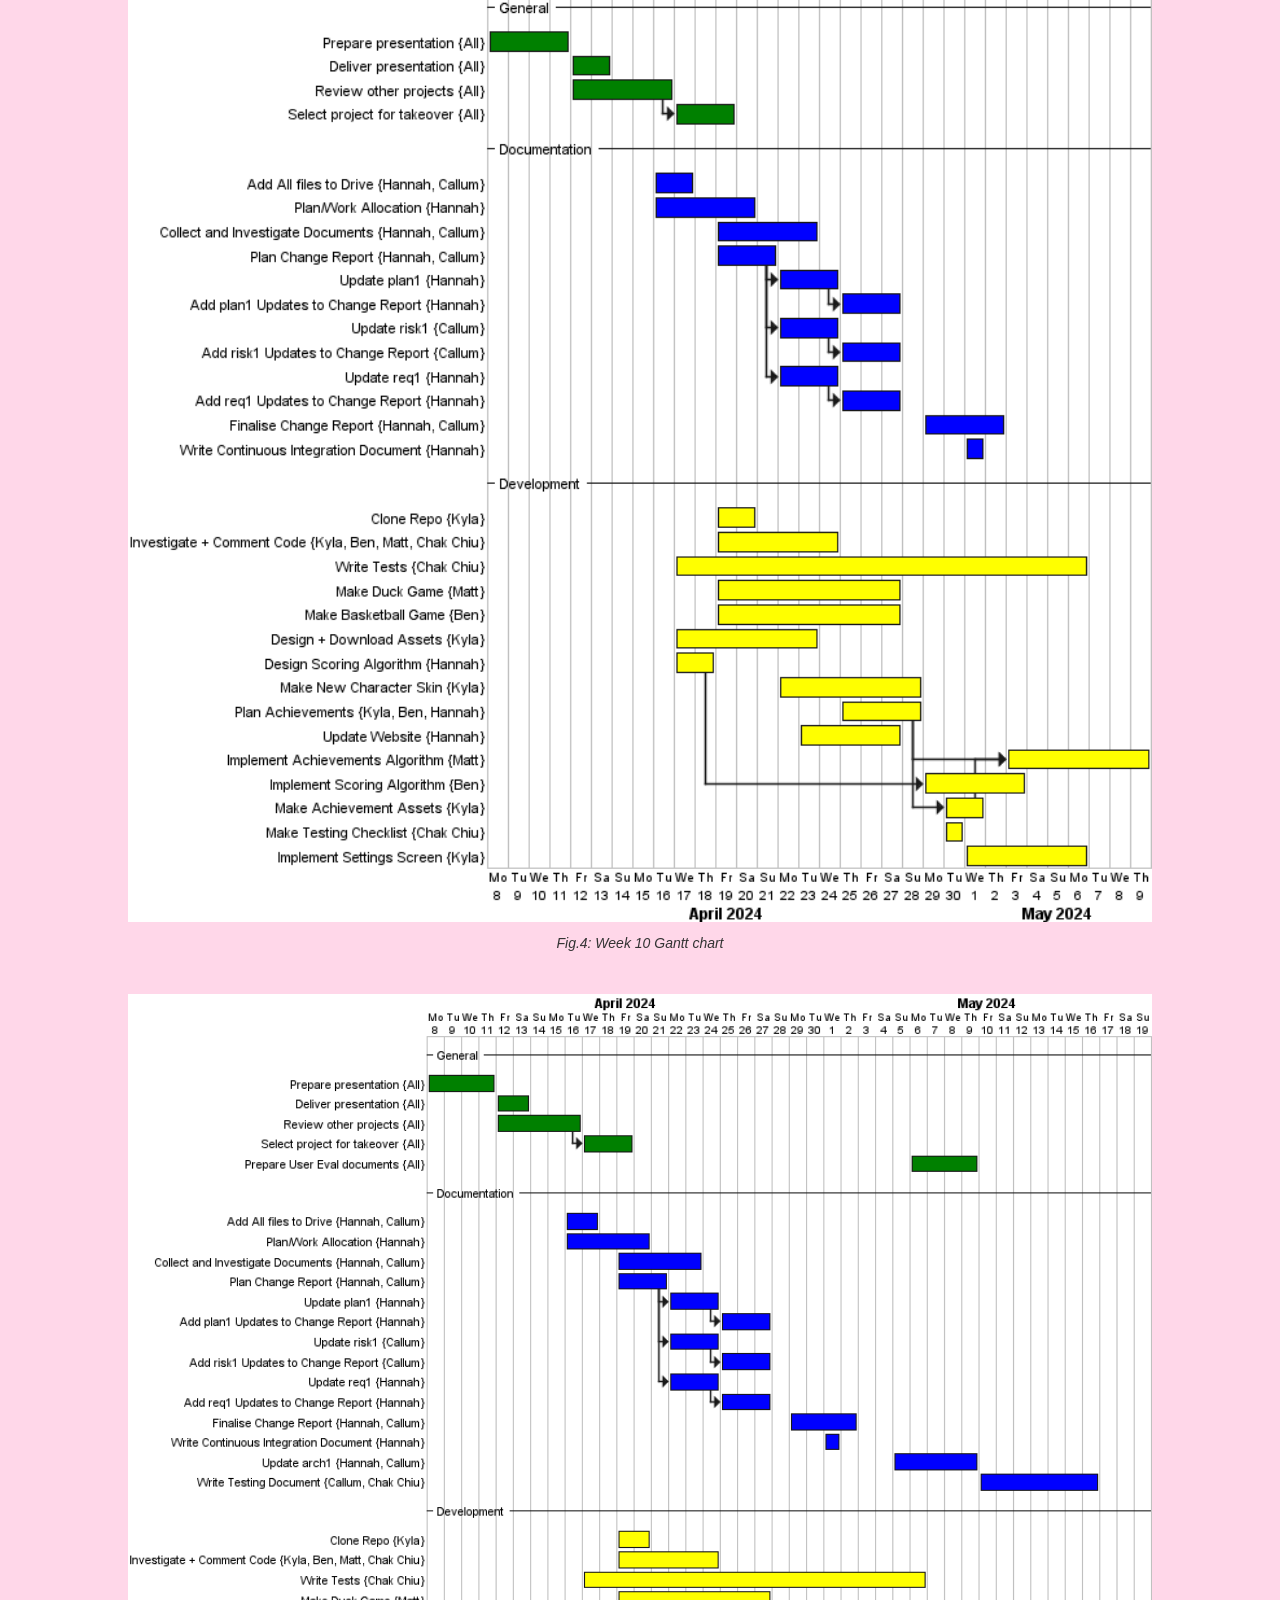
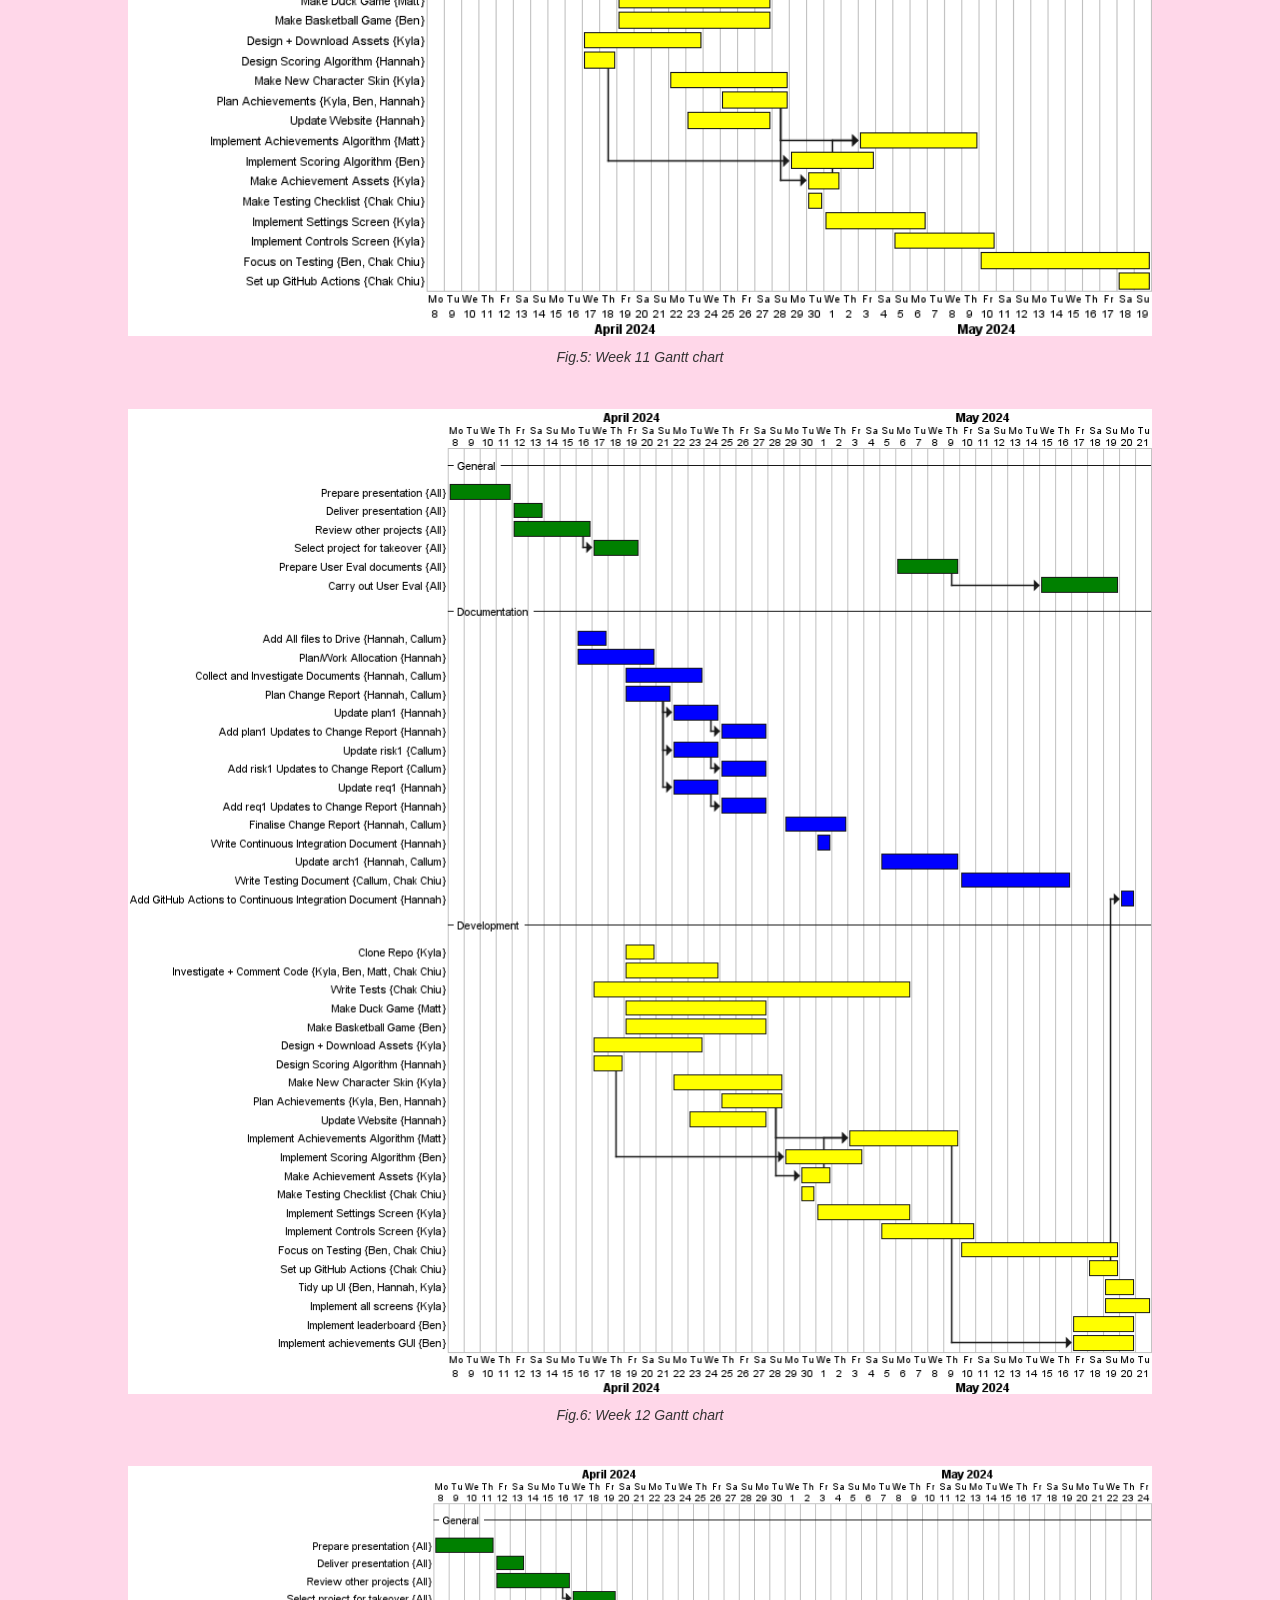
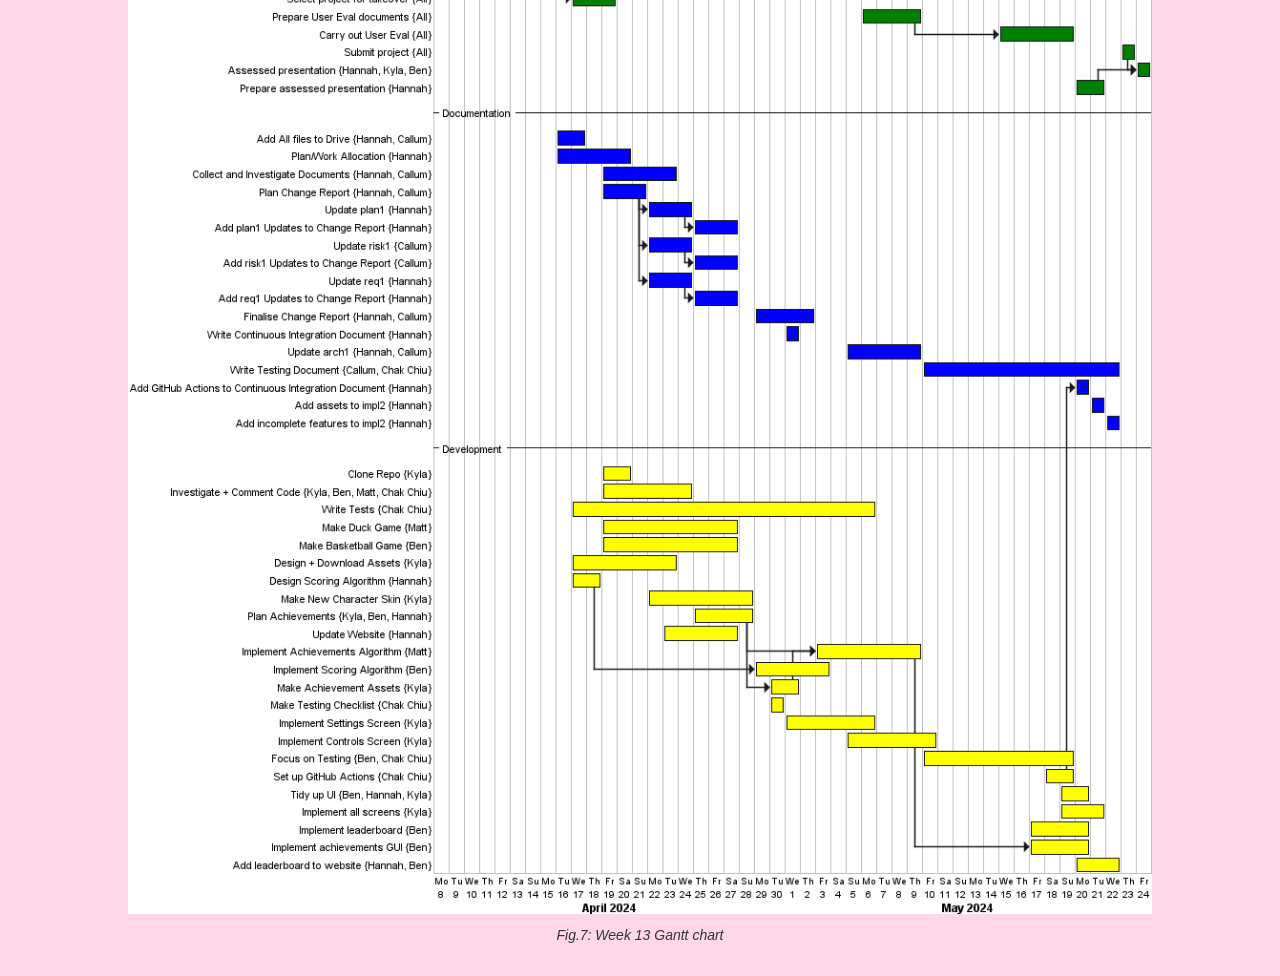
<file: Plan.html>
<!DOCTYPE html>
<html>

<head>
    <meta charset="UTF-8">
    <meta name="viewport" content="width=device-width, initial-scale=1.0">
    <meta http-equiv="Content-Security-Policy" content="upgrade-insecure-requests">

    <title>F1sh Takeover Team21</title>
    <link rel="stylesheet" href="style.css">
    <link rel="icon" type="image/png" href="logo2.png">
</head>


<header>
    <img src="images/new_logo.png">
</header>


<nav class="button-banner">
    <ul>
        <li><a href="index.html">Home</a></li>
        <li><a href="Arch.html">Architecture</a></li>
        <li><a href="Impl.html">Implementation</a></li>
        <li><a href="Plan.html"><strong>Methods and Planning</strong></a></li>
        <li><a href="Req.html">Requirements</a></li>
        <li><a href="Risk.html">Risk</a></li>
        <li><a href="Assessment2.html">Assessment 2 Documents</a></li>
        <li><a href="Testing.html">Assessment 2 Testing</a></li>

        <li><a href="LeaderBoard.html">Leaderboard</a></li>

    </ul>
</nav>


<body>



    <div class="download-buttons" >
        <p class = "team-header"> Team 21</p>
        <ul>
            <li><a href="Plan1/Plan1.pdf" download>Original Plan1.pdf</a></li>
            <li><a href="Plan1/MeetingMinutes.pdf" download>Team 21's Meeting Minutes</a></li>
            <li><a href="Plan1/WorkBreakDown.png" download>Team 21's Work Breakdown</a></li>
            <li><a href="Plan1/KanbanScreenshots.pdf" download>Team 21's Kanban Board</a></li>
        </ul>
    </div>
    
    <div class="download-buttons" >
        <p class = "team-header"> F1SH (Team 25)</p>
        <ul>
            <li><a href="assessment-2-docs/updated-Plan1.pdf" download>Updated Plan1.pdf</a></li>

    
        </ul>
    </div>

    <img class='gantt-images' src="images/Week_7.png">
    <p class="captions">Fig.1: Week 7 Gantt chart</p>
    <img class='gantt-images' src="images/Week_8.png">
    <p class="captions">Fig.2: Week 8 Gantt chart</p>
    <img class='gantt-images' src="images/Week_9.png">
    <p class="captions">Fig.3: Week 9 Gantt chart</p>
    <img class='gantt-images' src="images/Week_10.png">
    <p class="captions">Fig.4: Week 10 Gantt chart</p>
    <img class='gantt-images' src="images/Week_11.png">
    <p class="captions">Fig.5: Week 11 Gantt chart</p>
    <img class='gantt-images' src="images/Week_12.png">
    <p class="captions">Fig.6: Week 12 Gantt chart</p>
    <img class='gantt-images' src="images/Week_13.png">
    <p class="captions">Fig.7: Week 13 Gantt chart</p>



</body>
</html>
</file>
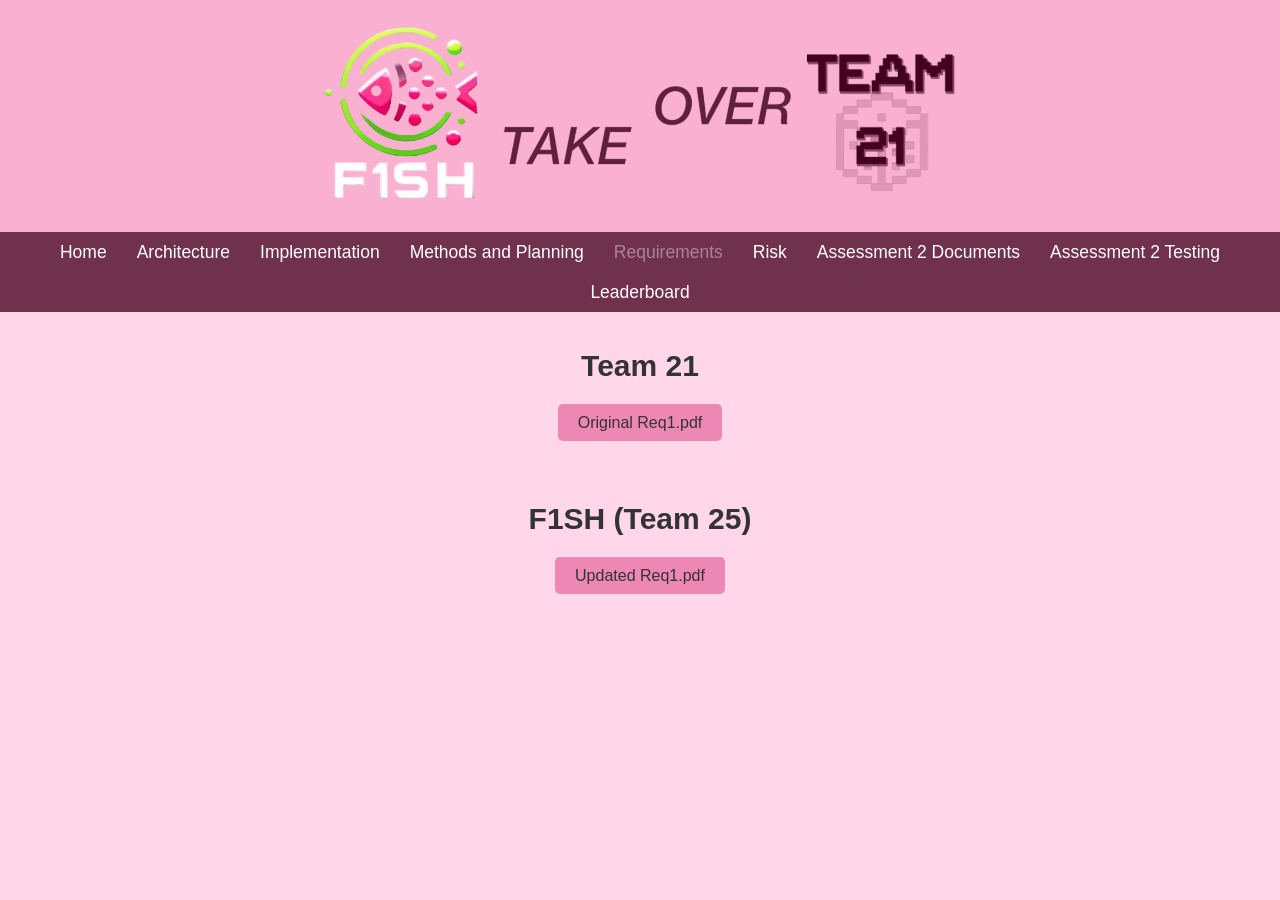
<file: Req.html>
<!DOCTYPE html>
<html>

<head>
    <meta charset="UTF-8">
    <meta name="viewport" content="width=device-width, initial-scale=1.0">
    <meta http-equiv="Content-Security-Policy" content="upgrade-insecure-requests">

    <title>F1sh Takeover Team21</title>
    <link rel="stylesheet" href="style.css">
    <link rel="icon" type="image/png" href="logo2.png">
</head>


<header>
    <img src="images/new_logo.png">
</header>


<nav class="button-banner">
    <ul>
        <li><a href="index.html">Home</a></li>
        <li><a href="Arch.html">Architecture</a></li>
        <li><a href="Impl.html">Implementation</a></li>
        <li><a href="Plan.html">Methods and Planning</a></li>
        <li><a href="Req.html"><strong>Requirements</strong></a></li>
        <li><a href="Risk.html">Risk</a></li>
        <li><a href="Assessment2.html">Assessment 2 Documents</a></li>
        <li><a href="Testing.html">Assessment 2 Testing</a></li>

        <li><a href="LeaderBoard.html">Leaderboard</a></li>

    </ul>
</nav>
<body>



    <div class="download-buttons" >
        <p class = "team-header"> Team 21</p>
        <ul>
            <li><a href="Req1/Req1.pdf" download>Original Req1.pdf</a></li>
        </ul>
    </div>
    
    <div class="download-buttons" >
        <p class = "team-header"> F1SH (Team 25)</p>
        <ul>
            <li><a href="assessment-2-docs/updated-Req1.pdf" download>Updated Req1.pdf</a></li>

    
        </ul>
    </div>
    </body>
</html>
</file>
<file: testing/jacoco/jacoco-resources/report.css>
body, td {
  font-family:sans-serif;
  font-size:10pt;
}

h1 {
  font-weight:bold;
  font-size:18pt;
}

.breadcrumb {
  border:#d6d3ce 1px solid;
  padding:2px 4px 2px 4px;
}

.breadcrumb .info {
  float:right;
}

.breadcrumb .info a {
  margin-left:8px;
}

.el_report {
  padding-left:18px;
  background-image:url(report.gif);
  background-position:left center;
  background-repeat:no-repeat;
}

.el_group {
  padding-left:18px;
  background-image:url(group.gif);
  background-position:left center;
  background-repeat:no-repeat;
}

.el_bundle {
  padding-left:18px;
  background-image:url(bundle.gif);
  background-position:left center;
  background-repeat:no-repeat;
}

.el_package {
  padding-left:18px;
  background-image:url(package.gif);
  background-position:left center;
  background-repeat:no-repeat;
}

.el_class {
  padding-left:18px;
  background-image:url(class.gif);
  background-position:left center;
  background-repeat:no-repeat;
}

.el_source {
  padding-left:18px;
  background-image:url(source.gif);
  background-position:left center;
  background-repeat:no-repeat;
}

.el_method {
  padding-left:18px;
  background-image:url(method.gif);
  background-position:left center;
  background-repeat:no-repeat;
}

.el_session {
  padding-left:18px;
  background-image:url(session.gif);
  background-position:left center;
  background-repeat:no-repeat;
}

pre.source {
  border:#d6d3ce 1px solid;
  font-family:monospace;
}

pre.source ol {
  margin-bottom: 0px;
  margin-top: 0px;
}

pre.source li {
  border-left: 1px solid #D6D3CE;
  color: #A0A0A0;
  padding-left: 0px;
}

pre.source span.fc {
  background-color:#ccffcc;
}

pre.source span.nc {
  background-color:#ffaaaa;
}

pre.source span.pc {
  background-color:#ffffcc;
}

pre.source span.bfc {
  background-image: url(branchfc.gif);
  background-repeat: no-repeat;
  background-position: 2px center;
}

pre.source span.bfc:hover {
  background-color:#80ff80;
}

pre.source span.bnc {
  background-image: url(branchnc.gif);
  background-repeat: no-repeat;
  background-position: 2px center;
}

pre.source span.bnc:hover {
  background-color:#ff8080;
}

pre.source span.bpc {
  background-image: url(branchpc.gif);
  background-repeat: no-repeat;
  background-position: 2px center;
}

pre.source span.bpc:hover {
  background-color:#ffff80;
}

table.coverage {
  empty-cells:show;
  border-collapse:collapse;
}

table.coverage thead {
  background-color:#e0e0e0;
}

table.coverage thead td {
  white-space:nowrap;
  padding:2px 14px 0px 6px;
  border-bottom:#b0b0b0 1px solid;
}

table.coverage thead td.bar {
  border-left:#cccccc 1px solid;
}

table.coverage thead td.ctr1 {
  text-align:right;
  border-left:#cccccc 1px solid;
}

table.coverage thead td.ctr2 {
  text-align:right;
  padding-left:2px;
}

table.coverage thead td.sortable {
  cursor:pointer;
  background-image:url(sort.gif);
  background-position:right center;
  background-repeat:no-repeat;
}

table.coverage thead td.up {
  background-image:url(up.gif);
}

table.coverage thead td.down {
  background-image:url(down.gif);
}

table.coverage tbody td {
  white-space:nowrap;
  padding:2px 6px 2px 6px;
  border-bottom:#d6d3ce 1px solid;
}

table.coverage tbody tr:hover {
  background: #f0f0d0 !important;
}

table.coverage tbody td.bar {
  border-left:#e8e8e8 1px solid;
}

table.coverage tbody td.ctr1 {
  text-align:right;
  padding-right:14px;
  border-left:#e8e8e8 1px solid;
}

table.coverage tbody td.ctr2 {
  text-align:right;
  padding-right:14px;
  padding-left:2px;
}

table.coverage tfoot td {
  white-space:nowrap;
  padding:2px 6px 2px 6px;
}

table.coverage tfoot td.bar {
  border-left:#e8e8e8 1px solid;
}

table.coverage tfoot td.ctr1 {
  text-align:right;
  padding-right:14px;
  border-left:#e8e8e8 1px solid;
}

table.coverage tfoot td.ctr2 {
  text-align:right;
  padding-right:14px;
  padding-left:2px;
}

.footer {
  margin-top:20px;
  border-top:#d6d3ce 1px solid;
  padding-top:2px;
  font-size:8pt;
  color:#a0a0a0;
}

.footer a {
  color:#a0a0a0;
}

.right {
  float:right;
}
</file>
<file: testing/test/css/base-style.css>
body {
    margin: 0;
    padding: 0;
    font-family: sans-serif;
    font-size: 12pt;
}

body, a, a:visited {
    color: #303030;
}

#content {
    padding-left: 50px;
    padding-right: 50px;
    padding-top: 30px;
    padding-bottom: 30px;
}

#content h1 {
    font-size: 160%;
    margin-bottom: 10px;
}

#footer {
    margin-top: 100px;
    font-size: 80%;
    white-space: nowrap;
}

#footer, #footer a {
    color: #a0a0a0;
}

#line-wrapping-toggle {
    vertical-align: middle;
}

#label-for-line-wrapping-toggle {
    vertical-align: middle;
}

ul {
    margin-left: 0;
}

h1, h2, h3 {
    white-space: nowrap;
}

h2 {
    font-size: 120%;
}

ul.tabLinks {
    padding-left: 0;
    padding-top: 10px;
    padding-bottom: 10px;
    overflow: auto;
    min-width: 800px;
    width: auto !important;
    width: 800px;
}

ul.tabLinks li {
    float: left;
    height: 100%;
    list-style: none;
    padding-left: 10px;
    padding-right: 10px;
    padding-top: 5px;
    padding-bottom: 5px;
    margin-bottom: 0;
    -moz-border-radius: 7px;
    border-radius: 7px;
    margin-right: 25px;
    border: solid 1px #d4d4d4;
    background-color: #f0f0f0;
}

ul.tabLinks li:hover {
    background-color: #fafafa;
}

ul.tabLinks li.selected {
    background-color: #c5f0f5;
    border-color: #c5f0f5;
}

ul.tabLinks a {
    font-size: 120%;
    display: block;
    outline: none;
    text-decoration: none;
    margin: 0;
    padding: 0;
}

ul.tabLinks li h2 {
    margin: 0;
    padding: 0;
}

div.tab {
}

div.selected {
    display: block;
}

div.deselected {
    display: none;
}

div.tab table {
    min-width: 350px;
    width: auto !important;
    width: 350px;
    border-collapse: collapse;
}

div.tab th, div.tab table {
    border-bottom: solid #d0d0d0 1px;
}

div.tab th {
    text-align: left;
    white-space: nowrap;
    padding-left: 6em;
}

div.tab th:first-child {
    padding-left: 0;
}

div.tab td {
    white-space: nowrap;
    padding-left: 6em;
    padding-top: 5px;
    padding-bottom: 5px;
}

div.tab td:first-child {
    padding-left: 0;
}

div.tab td.numeric, div.tab th.numeric {
    text-align: right;
}

span.code {
    display: inline-block;
    margin-top: 0em;
    margin-bottom: 1em;
}

span.code pre {
    font-size: 11pt;
    padding-top: 10px;
    padding-bottom: 10px;
    padding-left: 10px;
    padding-right: 10px;
    margin: 0;
    background-color: #f7f7f7;
    border: solid 1px #d0d0d0;
    min-width: 700px;
    width: auto !important;
    width: 700px;
}

span.wrapped pre {
    word-wrap: break-word;
    white-space: pre-wrap;
    word-break: break-all;
}

label.hidden {
    display: none;
}
</file>
<file: testing/test/css/style.css>
#summary {
    margin-top: 30px;
    margin-bottom: 40px;
}

#summary table {
    border-collapse: collapse;
}

#summary td {
    vertical-align: top;
}

.breadcrumbs, .breadcrumbs a {
    color: #606060;
}

.infoBox {
    width: 110px;
    padding-top: 15px;
    padding-bottom: 15px;
    text-align: center;
}

.infoBox p {
    margin: 0;
}

.counter, .percent {
    font-size: 120%;
    font-weight: bold;
    margin-bottom: 8px;
}

#duration {
    width: 125px;
}

#successRate, .summaryGroup {
    border: solid 2px #d0d0d0;
    -moz-border-radius: 10px;
    border-radius: 10px;
}

#successRate {
    width: 140px;
    margin-left: 35px;
}

#successRate .percent {
    font-size: 180%;
}

.success, .success a {
    color: #008000;
}

div.success, #successRate.success {
    background-color: #bbd9bb;
    border-color: #008000;
}

.failures, .failures a {
    color: #b60808;
}

.skipped, .skipped a {
    color: #c09853;
}

div.failures, #successRate.failures {
    background-color: #ecdada;
    border-color: #b60808;
}

ul.linkList {
    padding-left: 0;
}

ul.linkList li {
    list-style: none;
    margin-bottom: 5px;
}
</file>
<file: style.css>
/* styles.css */
/*
COLOURS !!!
pink background: #ffd7e9;
black/grey font colour: #333;
*/

*{
    padding: 0;
    margin: 0;
}



body {
    font-family: 'Trebuchet MS', 'Lucida Sans Unicode', 'Lucida Grande', 'Lucida Sans', Arial, sans-serif;
    background-color: #ffd7e9;
    color: #333;
    margin: 0;
    line-height: 1.6;
    display: flex;
    flex-direction: column;
    align-items: center;
}

.team-header { 
    display: inline-flex;
    font-size: 30px;
    font-weight: bold;
    padding-top: 30px;
}

header{
    background-color: #f9a9cdd5;
    text-align: center;  
    width: 100%;
    padding-top: 20px;
    padding-bottom: 20px;
}


img { 
    width: 50%;
    height: auto;
}


.button-banner { 
    width:100%;
    background-color: #460020c5;
    display: flex; 
    flex-wrap: wrap;
    justify-content: center;
}

.button-banner ul {
    list-style-type: none;
    display: flex;
    flex-wrap: wrap;
    justify-content: center;
}

.button-banner li {
    line-height: 40px;
    font-size: 17.5px;
    text-align: center;   

}

strong {
    font-weight: lighter;
    opacity: 0.4;
}

.button-banner li a{
    padding: 15px;
    color: white;
    text-decoration: none;  
    
}

.button-banner ul li:hover{
    background: #e17eaa;
}

@media screen and (max-width: 880px) {
    .button-banner li {
        flex-basis: 50%;
        margin-right: 0;
    }
}

@media screen and (max-width: 500px) {
    .button-banner li {
        flex-basis: 100%;
        margin-right: 0;
    }
}

.download-buttons {
    text-align: center;
}

.download-buttons ul {
    padding: 0;
    margin: 0;
}

.download-buttons ul li {
    display: inline-block;
    padding-bottom: 30px;
    padding-top: 20px;
}

.download-buttons ul li a {
    padding: 10px 20px;
    background-color: #e0508e96;
    color: #333;
    margin: 0 50px;
    border-radius: 5px;
    text-decoration: none;
}

.gantt-images {
    padding: 10px;
    width: 80%;
}

.captions {
    color: #333;
    font-style: italic;
    font-size: 14px;
    padding-bottom: 30px;
}

.game-download { 
    padding: 10px 20px;
    font-size: 30px;
    background-color: #e0508e96;
    color: #333;
    margin: 20px 50px;
    border-radius: 5px;
    border-color: black;
    text-decoration: none;
}

.arch-diagrams{ 
    width: 90%;
}

.leaderboard-table {
    max-width: 90%;
    border-collapse: collapse;
    margin: 20px 0;
    font-size: 18px;
    text-align: center;
  }
  
  .leaderboard-table th, .leaderboard-table td {
    padding: 8px 60px;
    color: #333;
  }
  
  .leaderboard-table th {
    background-color: #e0508e43;
    font-weight: bold;
  }
  
  .leaderboard-table tr {
      background-color: #e0508e13;
    }
  
  .leaderboard-table tr:hover {
    background-color: #ffffff2a;
  }
</file>
